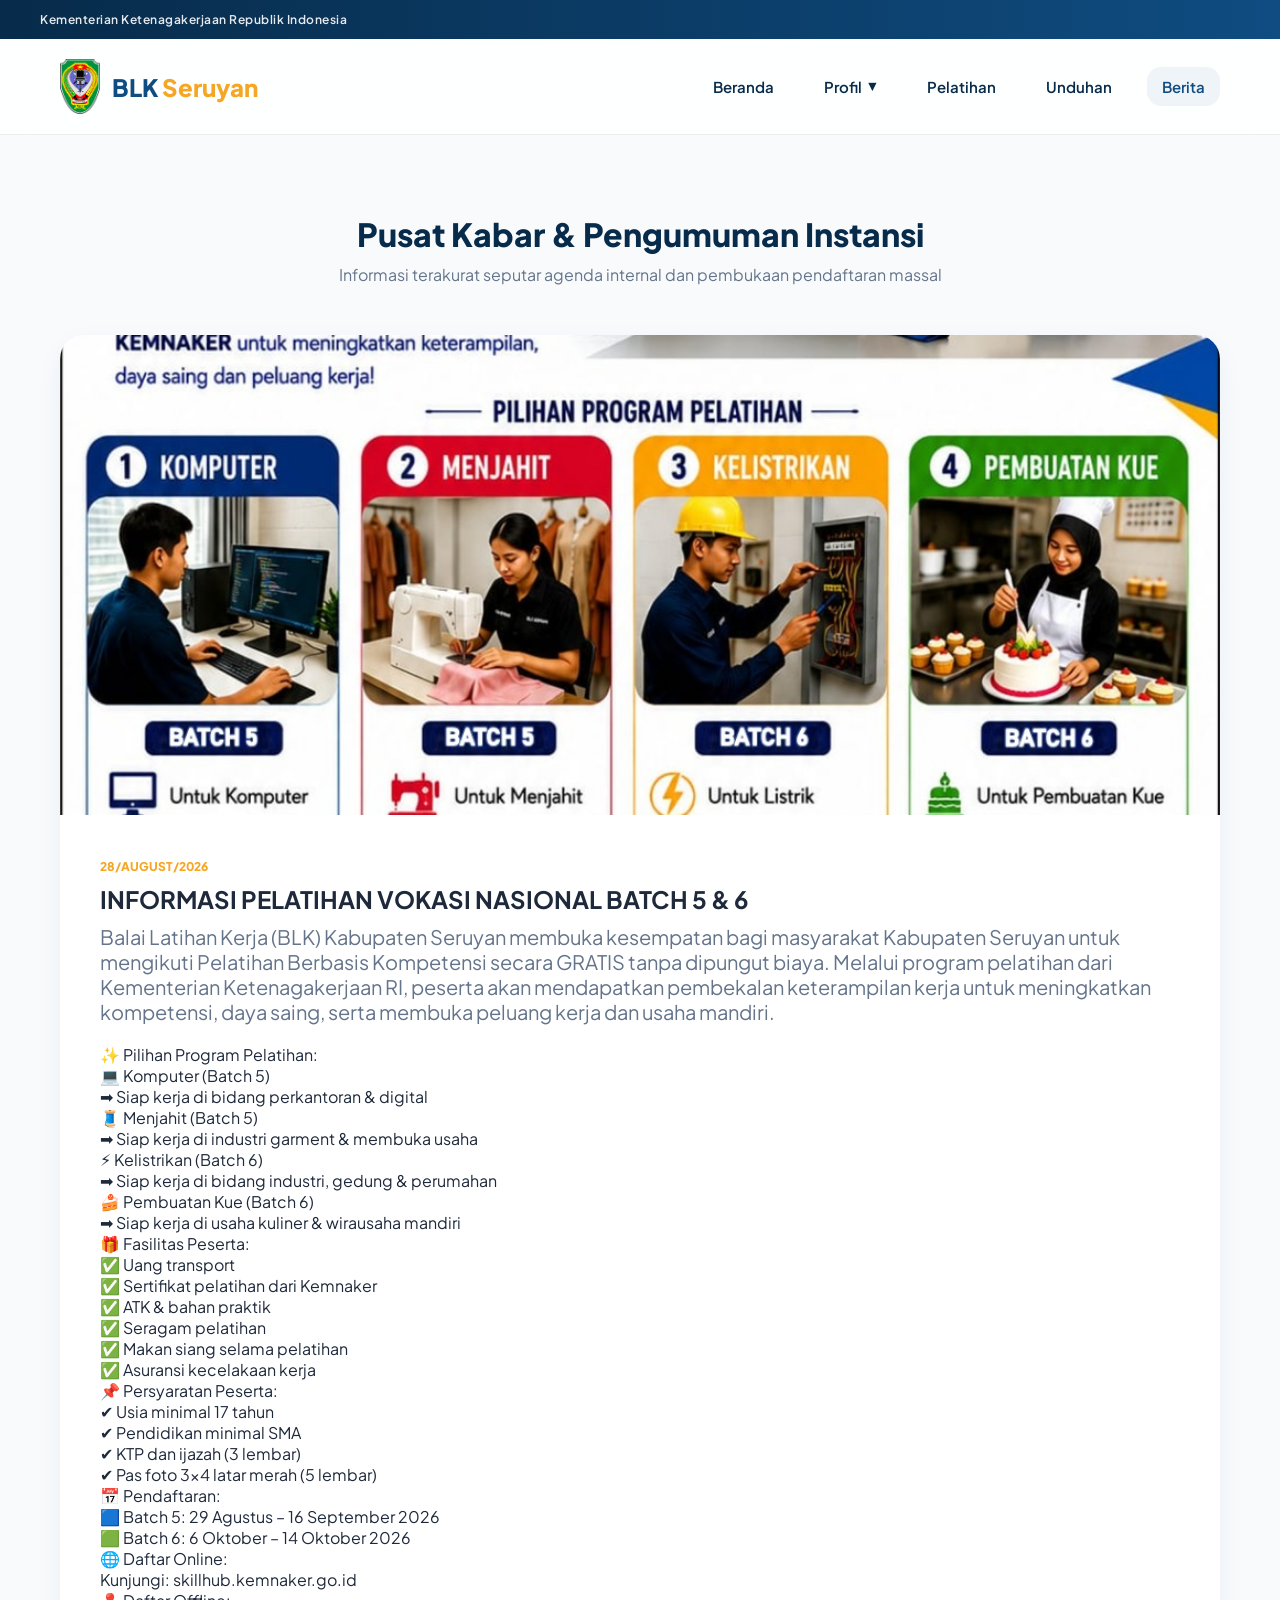
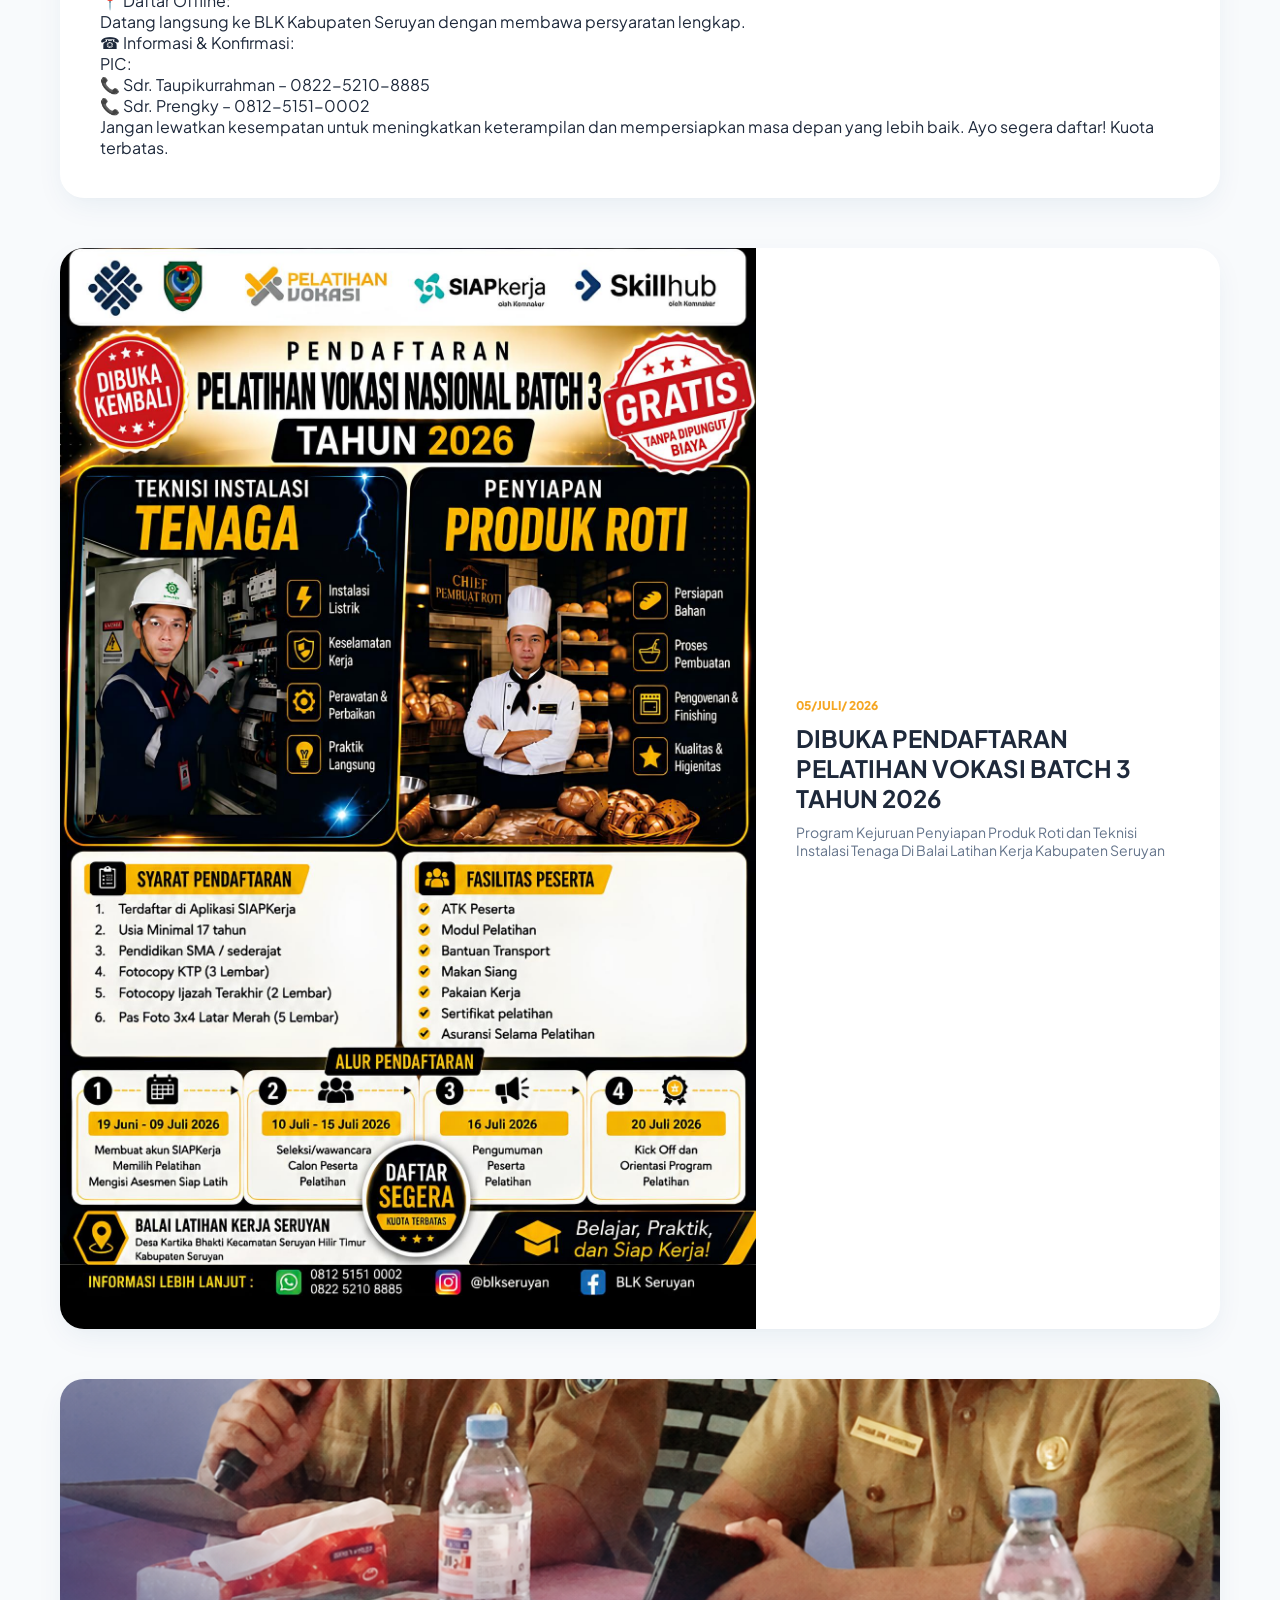
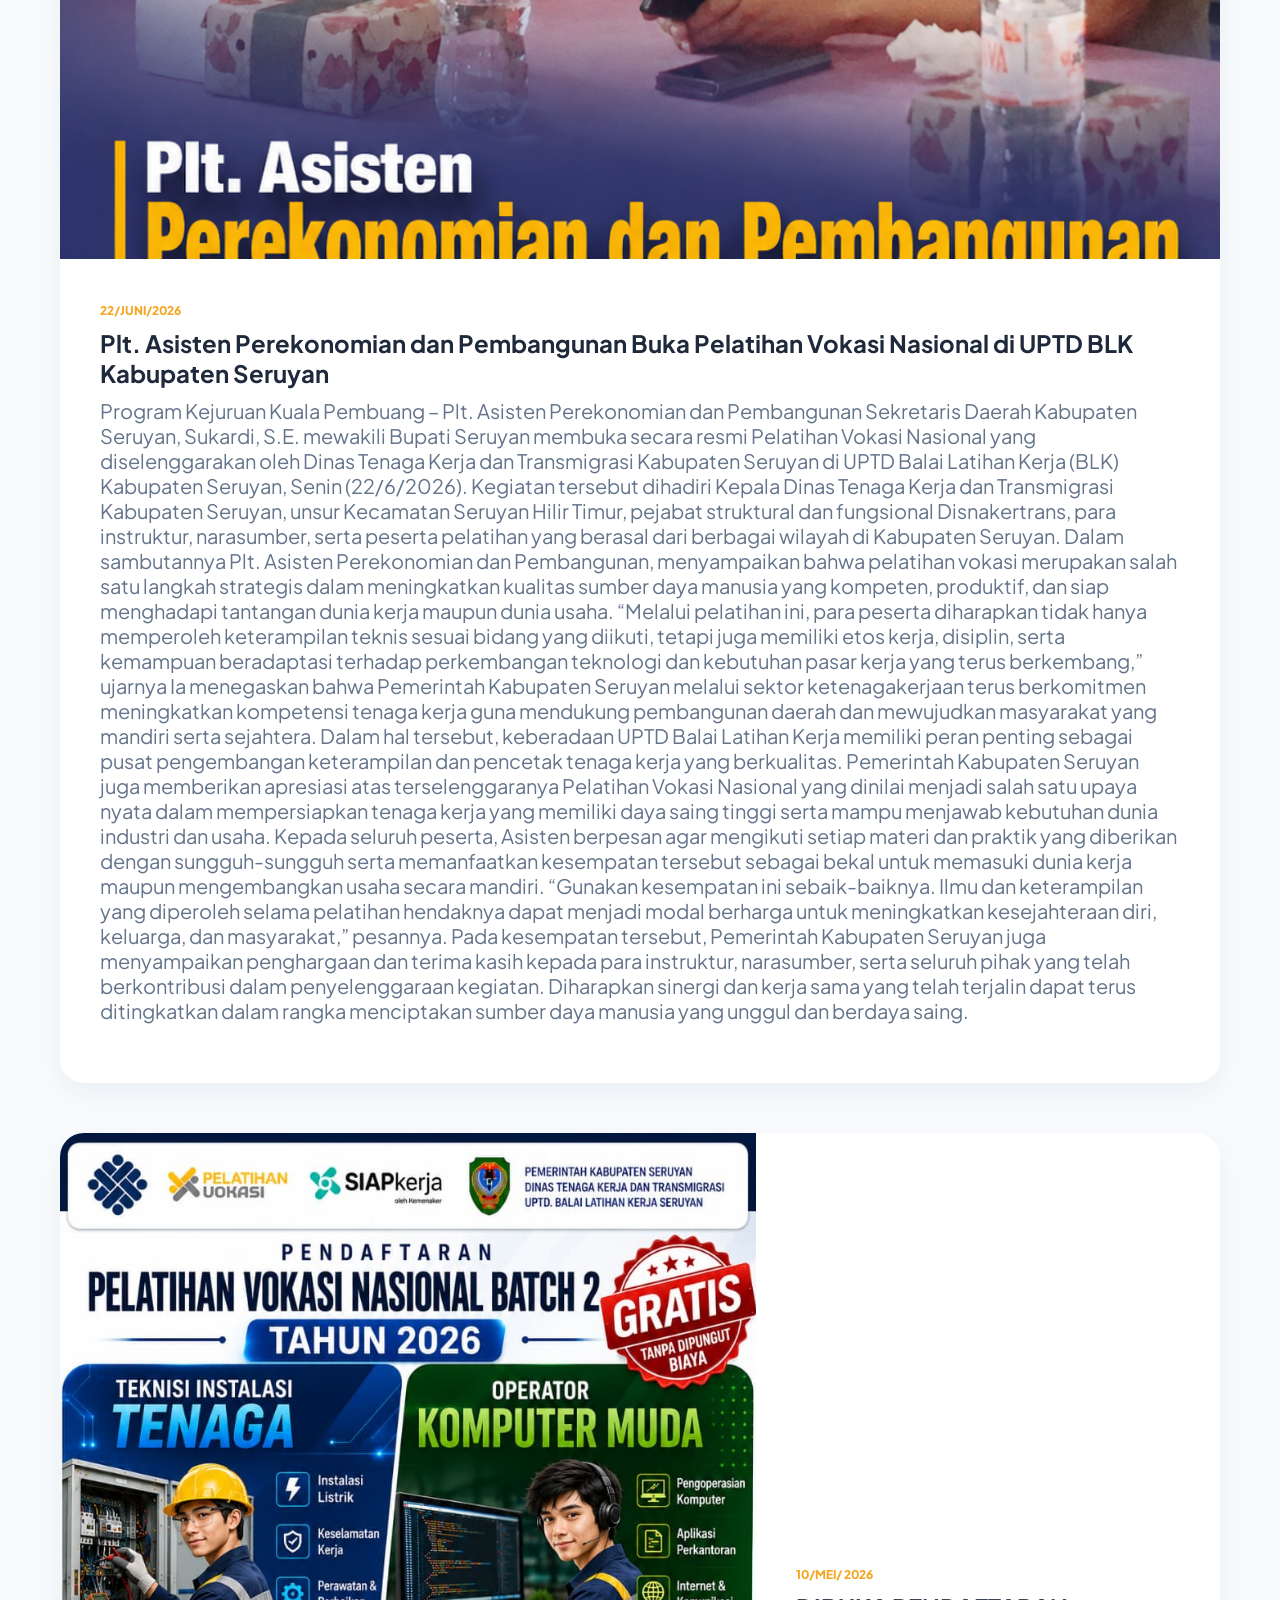
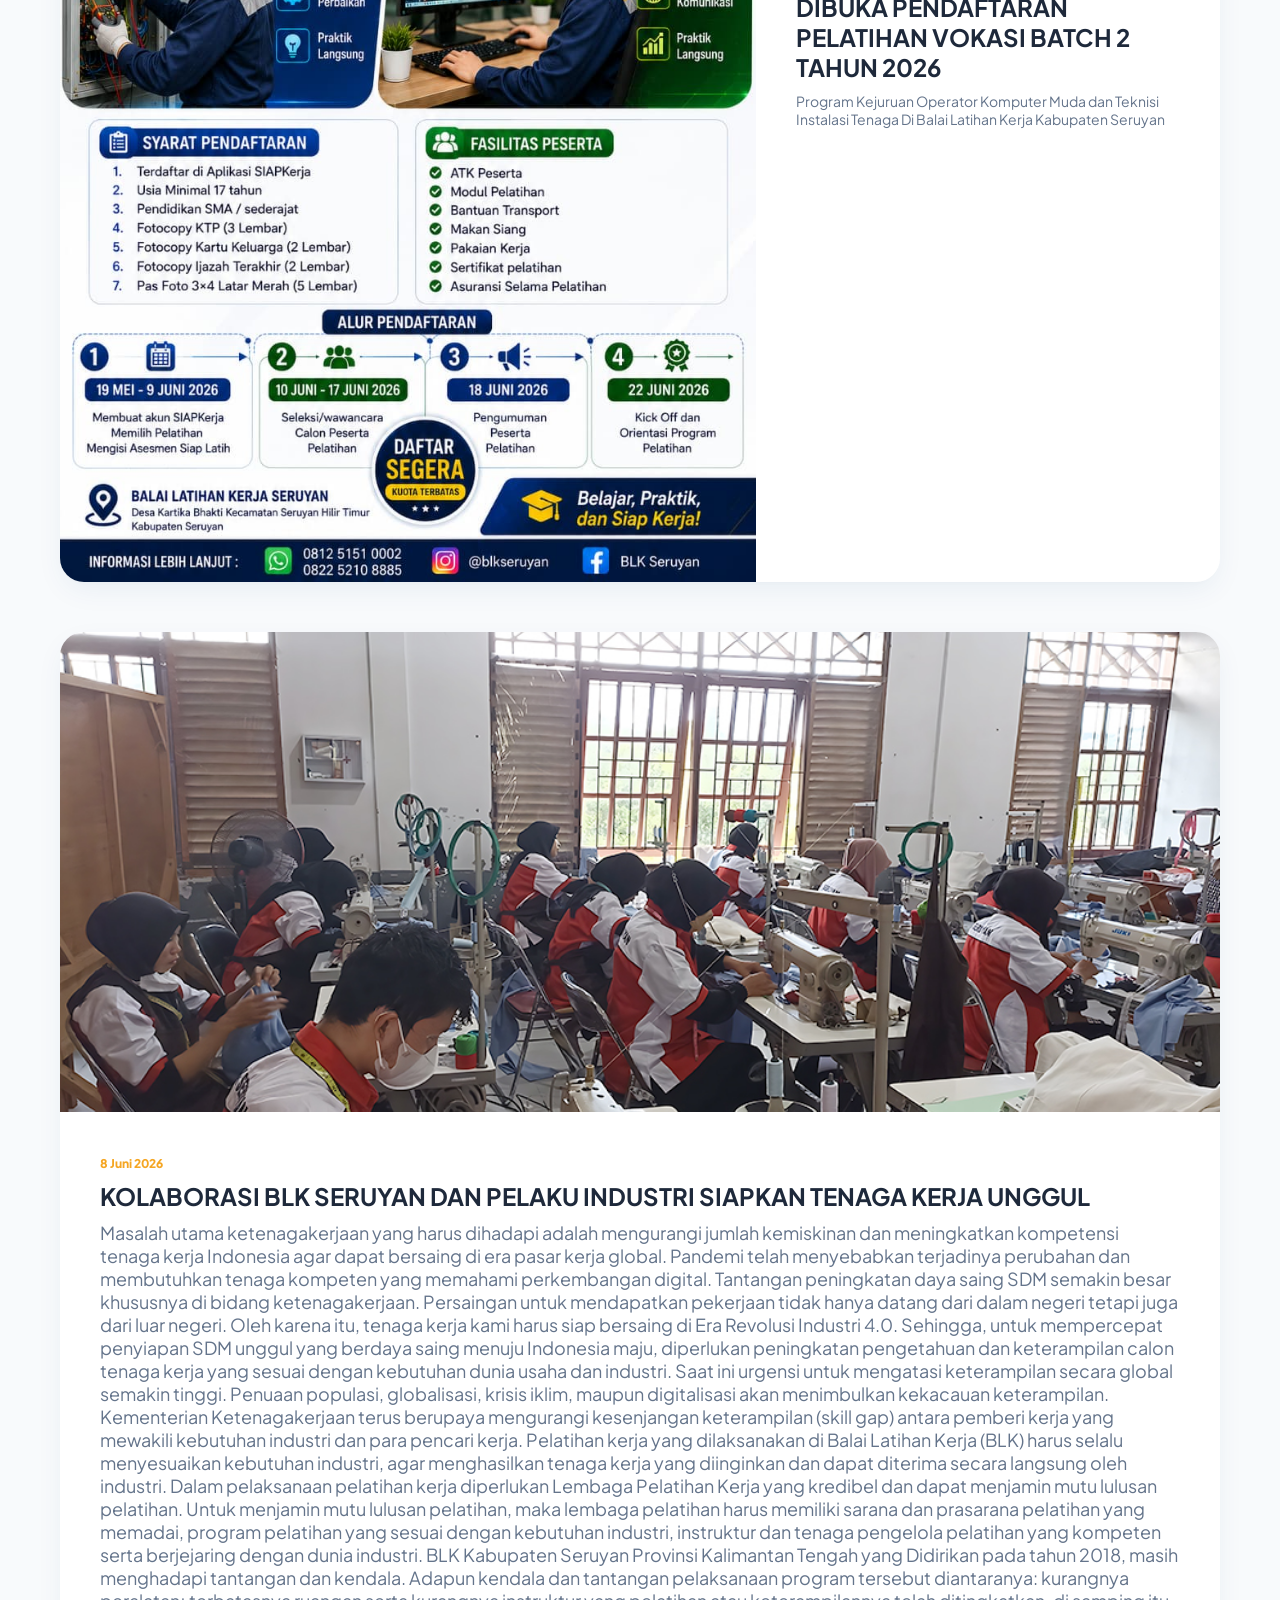
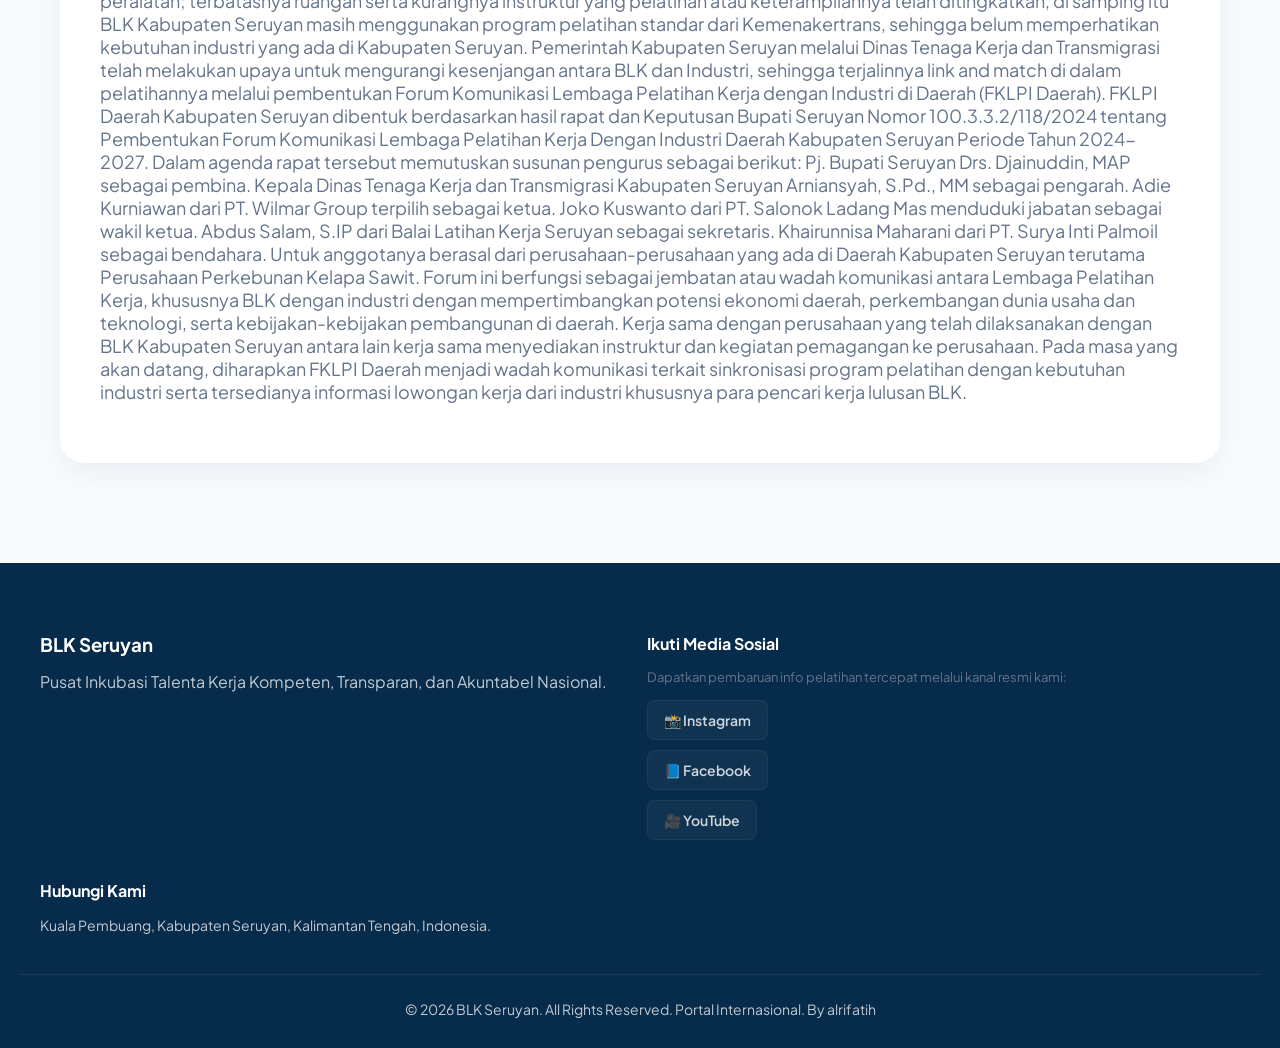
<file: berita.html>
<!DOCTYPE html>
<html lang="id">

<head>
    <meta charset="UTF-8">
    <meta name="viewport" content="width=device-width, initial-scale=1.0">
    <title>Berita - BLK Seruyan</title>
    <link rel="stylesheet" href="https://unpkg.com/aos@next/dist/aos.css" />
    <link rel="stylesheet" href="css/style.css">
</head>

<body>
    <div class="top-bar">
        <div class="top-bar-content"><span>Kementerian Ketenagakerjaan Republik Indonesia</span></div>
    </div>
    <header>
        <nav class="navbar">
            <div class="logo">
                <img src="img/i.png" alt="logo">
                <h1>BLK <span>Seruyan</span></h1>
            </div>
            <ul class="nav-links">
                <li><a href="index.html">Beranda</a></li>

                <li class="dropdown">
                    <button class="dropdown-toggle">
                        Profil <span class="arrow">▼</span>
                    </button>

                    <ul class="dropdown-menu">
                        <li><a href="visimisi.html">Visi Misi</a></li>
                        <li><a href="strukturorganisasi.html">STOK</a></li>
                    </ul>
                </li>

                <li><a href="pelatihan.html">Pelatihan</a></li>
                <li><a href="download.html">Unduhan</a></li>
                <li><a href="berita.html">Berita</a></li>
            </ul>
            <button class="hamburger" aria-label="Menu"><span></span><span></span><span></span></button>
        </nav>
    </header>

    <main>
        <section>
            <h2 class="section-title" data-aos="fade-up">Pusat Kabar & Pengumuman Instansi</h2>
            <p class="section-subtitle" data-aos="fade-up">Informasi terakurat seputar agenda internal dan pembukaan
                pendaftaran massal</p>

            <div class="grid-3">
                <!-- BERITA UTAMA (Membentang Lebar Gaya Portal Internasional) -->


                <div class="featured-news1" data-aos="fade-up">
                    <div style="height: 100%; min-height: 300px; overflow:hidden;">
                        <img src="img/berita/IMG-20260827-WA0003.jpg" class="news1 clickable-image" alt="News"
                            style="width:100%; height: 30rem; object-fit:cover; transition: var(--transition-smooth);">
                    </div>
                    <div style="padding: 40px; display:flex; flex-direction:column; justify-content:center;">
                        <span style="color:var(--accent); font-weight:800; font-size:12px;">28/AUGUST/2026
                        </span>
                        <h3 style="font-size:24px; margin:10px 0;">INFORMASI PELATIHAN VOKASI NASIONAL BATCH 5 & 6</h3>
                        <p style="color:var(--text-muted); font-size:20px; margin-bottom:20px;">
                            Balai Latihan Kerja (BLK) Kabupaten Seruyan membuka kesempatan bagi masyarakat Kabupaten Seruyan untuk mengikuti Pelatihan Berbasis Kompetensi secara GRATIS tanpa dipungut biaya.


Melalui program pelatihan dari Kementerian Ketenagakerjaan RI, peserta akan mendapatkan pembekalan keterampilan kerja untuk meningkatkan kompetensi, daya saing, serta membuka peluang kerja dan usaha mandiri.


<p>✨ Pilihan Program Pelatihan:</p>
<p>💻 Komputer (Batch 5)</p>
<p>➡️ Siap kerja di bidang perkantoran & digital</p>
<p>🧵 Menjahit (Batch 5)</p>
<p>➡️ Siap kerja di industri garment & membuka usaha</p>
<p>⚡ Kelistrikan (Batch 6)</p>
<p>➡️ Siap kerja di bidang industri, gedung & perumahan</p>
<p>🍰 Pembuatan Kue (Batch 6)</p>
<p>➡️ Siap kerja di usaha kuliner & wirausaha mandiri</p>


<p>🎁 Fasilitas Peserta:</p>
<p>✅ Uang transport</p>
<p>✅ Sertifikat pelatihan dari Kemnaker</p>
<p>✅ ATK & bahan praktik</p>
<p>✅ Seragam pelatihan</p>
<p>✅ Makan siang selama pelatihan</p>
<p>✅ Asuransi kecelakaan kerja</p>


<p>📌 Persyaratan Peserta:</p>
<p>✔ Usia minimal 17 tahun</p>
<p>✔ Pendidikan minimal SMA</p>
<p>✔ KTP dan ijazah (3 lembar)</p>
<p>✔ Pas foto 3x4 latar merah (5 lembar)</p>


<p>📅 Pendaftaran:</p>
<p>🟦 Batch 5: 29 Agustus – 16 September 2026</p>
<p>🟩 Batch 6: 6 Oktober – 14 Oktober 2026</p>


<p>🌐 Daftar Online:</p>
<p>Kunjungi: skillhub.kemnaker.go.id</p>


<p>📍 Daftar Offline:</p>
<p>Datang langsung ke BLK Kabupaten Seruyan dengan membawa persyaratan lengkap.</p>


<p>☎️ Informasi & Konfirmasi:</p>
<p>PIC:</p>
<p>📞 Sdr. Taupikurrahman – 0822-5210-8885</p>
<p>📞 Sdr. Prengky – 0812-5151-0002</p>


Jangan lewatkan kesempatan untuk meningkatkan keterampilan dan mempersiapkan masa depan yang lebih baik.


Ayo segera daftar! Kuota terbatas.
                        </p>
                    </div>
                </div>



                
                


                <div class="featured-news" data-aos="fade-up">
                    <div style="height: 100%; min-height: 300px; overflow:hidden;">
                        <img src="img/berita/7.jpeg" class="news1 clickable-image" alt="News" style="width:100%; height:100%; object-fit:cover; transition: var(--transition-smooth);">
                    </div>
                    <div style="padding: 40px; display:flex; flex-direction:column; justify-content:center;">
                        <span style="color:var(--accent); font-weight:800; font-size:12px;">05/JULI/
                            2026</span>
                        <h3 style="font-size:24px; margin:10px 0;">DIBUKA PENDAFTARAN PELATIHAN VOKASI BATCH 3 TAHUN
                            2026</h3>
                        <p style="color:var(--text-muted); font-size:14px; margin-bottom:20px;">Program Kejuruan
                            Penyiapan Produk Roti dan Teknisi Instalasi Tenaga Di Balai Latihan Kerja Kabupaten Seruyan
                        </p>
                    </div>
                </div>






                <div class="featured-news1" data-aos="fade-up">
                    <div style="height: 100%; min-height: 300px; overflow:hidden;">
                        <img src="img/berita/6.png" class="news1 clickable-image" alt="News"
                            style="width:100%; height: 30rem; object-fit:cover; transition: var(--transition-smooth);">
                    </div>
                    <div style="padding: 40px; display:flex; flex-direction:column; justify-content:center;">
                        <span style="color:var(--accent); font-weight:800; font-size:12px;">22/JUNI/2026
                        </span>
                        <h3 style="font-size:24px; margin:10px 0;">Plt. Asisten Perekonomian dan Pembangunan Buka
                            Pelatihan Vokasi Nasional di UPTD BLK Kabupaten Seruyan</h3>
                        <p style="color:var(--text-muted); font-size:20px; margin-bottom:20px;">Program Kejuruan
                            Kuala Pembuang – Plt. Asisten Perekonomian dan Pembangunan Sekretaris Daerah Kabupaten
                            Seruyan, Sukardi, S.E. mewakili Bupati Seruyan membuka secara resmi Pelatihan Vokasi
                            Nasional yang diselenggarakan oleh Dinas Tenaga Kerja dan Transmigrasi Kabupaten Seruyan di
                            UPTD Balai Latihan Kerja (BLK) Kabupaten Seruyan, Senin (22/6/2026).


                            Kegiatan tersebut dihadiri Kepala Dinas Tenaga Kerja dan Transmigrasi Kabupaten Seruyan,
                            unsur Kecamatan Seruyan Hilir Timur, pejabat struktural dan fungsional Disnakertrans, para
                            instruktur, narasumber, serta peserta pelatihan yang berasal dari berbagai wilayah di
                            Kabupaten Seruyan.


                            Dalam sambutannya Plt. Asisten Perekonomian dan Pembangunan, menyampaikan bahwa pelatihan
                            vokasi merupakan salah satu langkah strategis dalam meningkatkan kualitas sumber daya
                            manusia yang kompeten, produktif, dan siap menghadapi tantangan dunia kerja maupun dunia
                            usaha.


                            “Melalui pelatihan ini, para peserta diharapkan tidak hanya memperoleh keterampilan teknis
                            sesuai bidang yang diikuti, tetapi juga memiliki etos kerja, disiplin, serta kemampuan
                            beradaptasi terhadap perkembangan teknologi dan kebutuhan pasar kerja yang terus
                            berkembang,” ujarnya


                            Ia menegaskan bahwa Pemerintah Kabupaten Seruyan melalui sektor ketenagakerjaan terus
                            berkomitmen meningkatkan kompetensi tenaga kerja guna mendukung pembangunan daerah dan
                            mewujudkan masyarakat yang mandiri serta sejahtera. Dalam hal tersebut, keberadaan UPTD
                            Balai Latihan Kerja memiliki peran penting sebagai pusat pengembangan keterampilan dan
                            pencetak tenaga kerja yang berkualitas.


                            Pemerintah Kabupaten Seruyan juga memberikan apresiasi atas terselenggaranya Pelatihan
                            Vokasi Nasional yang dinilai menjadi salah satu upaya nyata dalam mempersiapkan tenaga kerja
                            yang memiliki daya saing tinggi serta mampu menjawab kebutuhan dunia industri dan usaha.


                            Kepada seluruh peserta, Asisten berpesan agar mengikuti setiap materi dan praktik yang
                            diberikan dengan sungguh-sungguh serta memanfaatkan kesempatan tersebut sebagai bekal untuk
                            memasuki dunia kerja maupun mengembangkan usaha secara mandiri.


                            “Gunakan kesempatan ini sebaik-baiknya. Ilmu dan keterampilan yang diperoleh selama
                            pelatihan hendaknya dapat menjadi modal berharga untuk meningkatkan kesejahteraan diri,
                            keluarga, dan masyarakat,” pesannya.


                            Pada kesempatan tersebut, Pemerintah Kabupaten Seruyan juga menyampaikan penghargaan dan
                            terima kasih kepada para instruktur, narasumber, serta seluruh pihak yang telah
                            berkontribusi dalam penyelenggaraan kegiatan. Diharapkan sinergi dan kerja sama yang telah
                            terjalin dapat terus ditingkatkan dalam rangka menciptakan sumber daya manusia yang unggul
                            dan berdaya saing.
                        </p>
                    </div>
                </div>




                <div class="featured-news" data-aos="fade-up">
                    <div style="height: 100%; min-height: 300px; overflow:hidden;">
                        <img src="img/berita/1.jpeg" class="news1 clickable-image" alt="News" style="width:100%; height:100%; object-fit:cover; transition: var(--transition-smooth);">
                    </div>
                    <div style="padding: 40px; display:flex; flex-direction:column; justify-content:center;">
                        <span style="color:var(--accent); font-weight:800; font-size:12px;">10/MEI/
                            2026</span>
                        <h3 style="font-size:24px; margin:10px 0;">DIBUKA PENDAFTARAN PELATIHAN VOKASI BATCH 2 TAHUN
                            2026</h3>
                        <p style="color:var(--text-muted); font-size:14px; margin-bottom:20px;">Program Kejuruan
                            Operator Komputer Muda dan Teknisi Instalasi Tenaga Di Balai Latihan Kerja Kabupaten Seruyan
                        </p>
                    </div>
                </div>





                <div class="featured-news1" data-aos="fade-up">
                    <div style="height: 100%; min-height: 300px; overflow:hidden;">
                        <img src="img/berita/image.png" class="news1 clickable-image" alt="News"
                            style="width:100%; height:30rem; object-fit:cover; transition: var(--transition-smooth);">
                    </div>
                    <div style="padding: 40px; display:flex; flex-direction:column; justify-content:center;">
                        <span style="color:var(--accent); font-weight:800; font-size:12px;">8 Juni 2026
                        </span>
                        <h3 style="font-size:24px; margin:10px 0;">KOLABORASI BLK SERUYAN DAN PELAKU INDUSTRI SIAPKAN
                            TENAGA KERJA UNGGUL</h3>
                        <p style="color:var(--text-muted); font-size:18px; margin-bottom:20px;">Masalah utama
                            ketenagakerjaan yang harus dihadapi adalah mengurangi jumlah kemiskinan dan meningkatkan
                            kompetensi tenaga kerja Indonesia agar dapat bersaing di era pasar kerja global. Pandemi
                            telah menyebabkan terjadinya perubahan dan membutuhkan tenaga kompeten yang memahami
                            perkembangan digital. Tantangan peningkatan daya saing SDM semakin besar khususnya di bidang
                            ketenagakerjaan. Persaingan untuk mendapatkan pekerjaan tidak hanya datang dari dalam negeri
                            tetapi juga dari luar negeri. Oleh karena itu, tenaga kerja kami harus siap bersaing di Era
                            Revolusi Industri 4.0. Sehingga, untuk mempercepat penyiapan SDM unggul yang berdaya saing
                            menuju Indonesia maju, diperlukan peningkatan pengetahuan dan keterampilan calon tenaga
                            kerja yang sesuai dengan kebutuhan dunia usaha dan industri.

                            Saat ini urgensi untuk mengatasi keterampilan secara global semakin tinggi. Penuaan
                            populasi, globalisasi, krisis iklim, maupun digitalisasi akan menimbulkan kekacauan
                            keterampilan. Kementerian Ketenagakerjaan terus berupaya mengurangi kesenjangan keterampilan
                            (skill gap) antara pemberi kerja yang mewakili kebutuhan industri dan para pencari kerja.

                            Pelatihan kerja yang dilaksanakan di Balai Latihan Kerja (BLK) harus selalu menyesuaikan
                            kebutuhan industri, agar menghasilkan tenaga kerja yang diinginkan dan dapat diterima secara
                            langsung oleh industri. Dalam pelaksanaan pelatihan kerja diperlukan Lembaga Pelatihan Kerja
                            yang kredibel dan dapat menjamin mutu lulusan pelatihan. Untuk menjamin mutu lulusan
                            pelatihan, maka lembaga pelatihan harus memiliki sarana dan prasarana pelatihan yang
                            memadai, program pelatihan yang sesuai dengan kebutuhan industri, instruktur dan tenaga
                            pengelola pelatihan yang kompeten serta berjejaring dengan dunia industri.

                            BLK Kabupaten Seruyan Provinsi Kalimantan Tengah yang Didirikan pada tahun 2018, masih
                            menghadapi tantangan dan kendala. Adapun kendala dan tantangan pelaksanaan program tersebut
                            diantaranya: kurangnya peralatan; terbatasnya ruangan serta kurangnya instruktur yang
                            pelatihan atau keterampilannya telah ditingkatkan, di samping itu BLK Kabupaten Seruyan
                            masih menggunakan program pelatihan standar dari Kemenakertrans, sehingga belum
                            memperhatikan kebutuhan industri yang ada di Kabupaten Seruyan. Pemerintah Kabupaten Seruyan
                            melalui Dinas Tenaga Kerja dan Transmigrasi telah melakukan upaya untuk mengurangi
                            kesenjangan antara BLK dan Industri, sehingga terjalinnya link and match di dalam
                            pelatihannya melalui pembentukan Forum Komunikasi Lembaga Pelatihan Kerja dengan Industri di
                            Daerah (FKLPI Daerah). FKLPI Daerah Kabupaten Seruyan dibentuk berdasarkan hasil rapat dan
                            Keputusan Bupati Seruyan Nomor 100.3.3.2/118/2024 tentang Pembentukan Forum Komunikasi
                            Lembaga Pelatihan Kerja Dengan Industri Daerah Kabupaten Seruyan Periode Tahun 2024-2027.
                            Dalam agenda rapat tersebut memutuskan susunan pengurus sebagai berikut: Pj. Bupati Seruyan
                            Drs. Djainuddin, MAP sebagai pembina. Kepala Dinas Tenaga Kerja dan Transmigrasi Kabupaten
                            Seruyan Arniansyah, S.Pd., MM sebagai pengarah. Adie Kurniawan dari PT. Wilmar Group
                            terpilih sebagai ketua. Joko Kuswanto dari PT. Salonok Ladang Mas menduduki jabatan sebagai
                            wakil ketua. Abdus Salam, S.IP dari Balai Latihan Kerja Seruyan sebagai sekretaris.
                            Khairunnisa Maharani dari PT. Surya Inti Palmoil sebagai bendahara. Untuk anggotanya berasal
                            dari perusahaan-perusahaan yang ada di Daerah Kabupaten Seruyan terutama Perusahaan
                            Perkebunan Kelapa Sawit.

                            Forum ini berfungsi sebagai jembatan atau wadah komunikasi antara Lembaga Pelatihan Kerja,
                            khususnya BLK dengan industri dengan mempertimbangkan potensi ekonomi daerah, perkembangan
                            dunia usaha dan teknologi, serta kebijakan-kebijakan pembangunan di daerah. Kerja sama
                            dengan perusahaan yang telah dilaksanakan dengan BLK Kabupaten Seruyan antara lain kerja
                            sama menyediakan instruktur dan kegiatan pemagangan ke perusahaan. Pada masa yang akan
                            datang, diharapkan FKLPI Daerah menjadi wadah komunikasi terkait sinkronisasi program
                            pelatihan dengan kebutuhan industri serta tersedianya informasi lowongan kerja dari industri
                            khususnya para pencari kerja lulusan BLK.</p>
                    </div>
                </div>

                <!-- BERITA KARTU BIASA -->
                <!-- <div class="card" data-aos="fade-up" data-aos-delay="100">
                    <div class="card-body">
                        <small style="color: var(--secondary); font-weight: 800;">INFO REGISTRASI • 28 MEI 2026</small>
                        <h3 style="margin: 12px 0 10px 0; font-size: 18px;">Ujian Seleksi Tertulis Calon Siswa Gelombang
                            Ke-2 Dimulai Pekan Depan</h3>
                        <p style="color: var(--text-muted); font-size: 14px; margin-bottom:20px;">Peserta diwajibkan
                            membawa kartu tanda pengenal resmi serta berpakaian kemeja putih rapi.</p>
                        <a href="#" class="btn-secondary">Baca Artikel &rarr;</a>
                    </div>
                </div> -->

            </div>
        </section>
    </main>

    <footer>
        <div class="footer-content">
            <div class="footer-brand">
                <h3 style="color:white; margin-bottom:15px;">BLK Seruyan</h3>
                <p>Pusat Inkubasi Talenta Kerja Kompeten, Transparan, dan Akuntabel Nasional.</p>
            </div>

            <div class="footer-socials">
                <h4 style="color:white; margin-bottom:15px;">Ikuti Media Sosial</h4>
                <p style="font-size: 13px; margin-bottom: 15px; color: var(--text-muted);">Dapatkan pembaruan info
                    pelatihan tercepat melalui kanal resmi kami:</p>
                <div class="social-icons-wrapper">
                    <a href="https://www.instagram.com/blkseruyan/" target="_blank" class="social-icon-link icon-ig"
                        title="Instagram Resmi">📸 Instagram</a>
                    <a href="https://www.facebook.com/BLK seruyan" target="_blank" class="social-icon-link icon-fb"
                        title="Facebook Page">📘 Facebook</a>
                    <a href="https://youtube.com" target="_blank" class="social-icon-link icon-yt"
                        title="YouTube Channel">🎥 YouTube</a>
                </div>
            </div>

            <div class="footer-contact">
                <h4 style="color:white; margin-bottom:15px;">Hubungi Kami</h4>
                <p style="font-size: 14px;">Kuala Pembuang, Kabupaten Seruyan, Kalimantan Tengah, Indonesia.</p>
            </div>
        </div>
        <div class="footer-bottom">&copy; 2026 BLK Seruyan. All Rights Reserved. Portal Internasional. By alrifatih
        </div>
    </footer>
    <script src="https://unpkg.com/aos@next/dist/aos.js"></script>
    <script>
        AOS.init({
            duration: 800,
            once: true
        });
    </script>


    <script src="js/script.js"></script>


    <div id="imageModal" class="modal">
    <span class="close">&times;</span>
    <img id="modalImage">


    


</div>
</body>

</html>
</file>
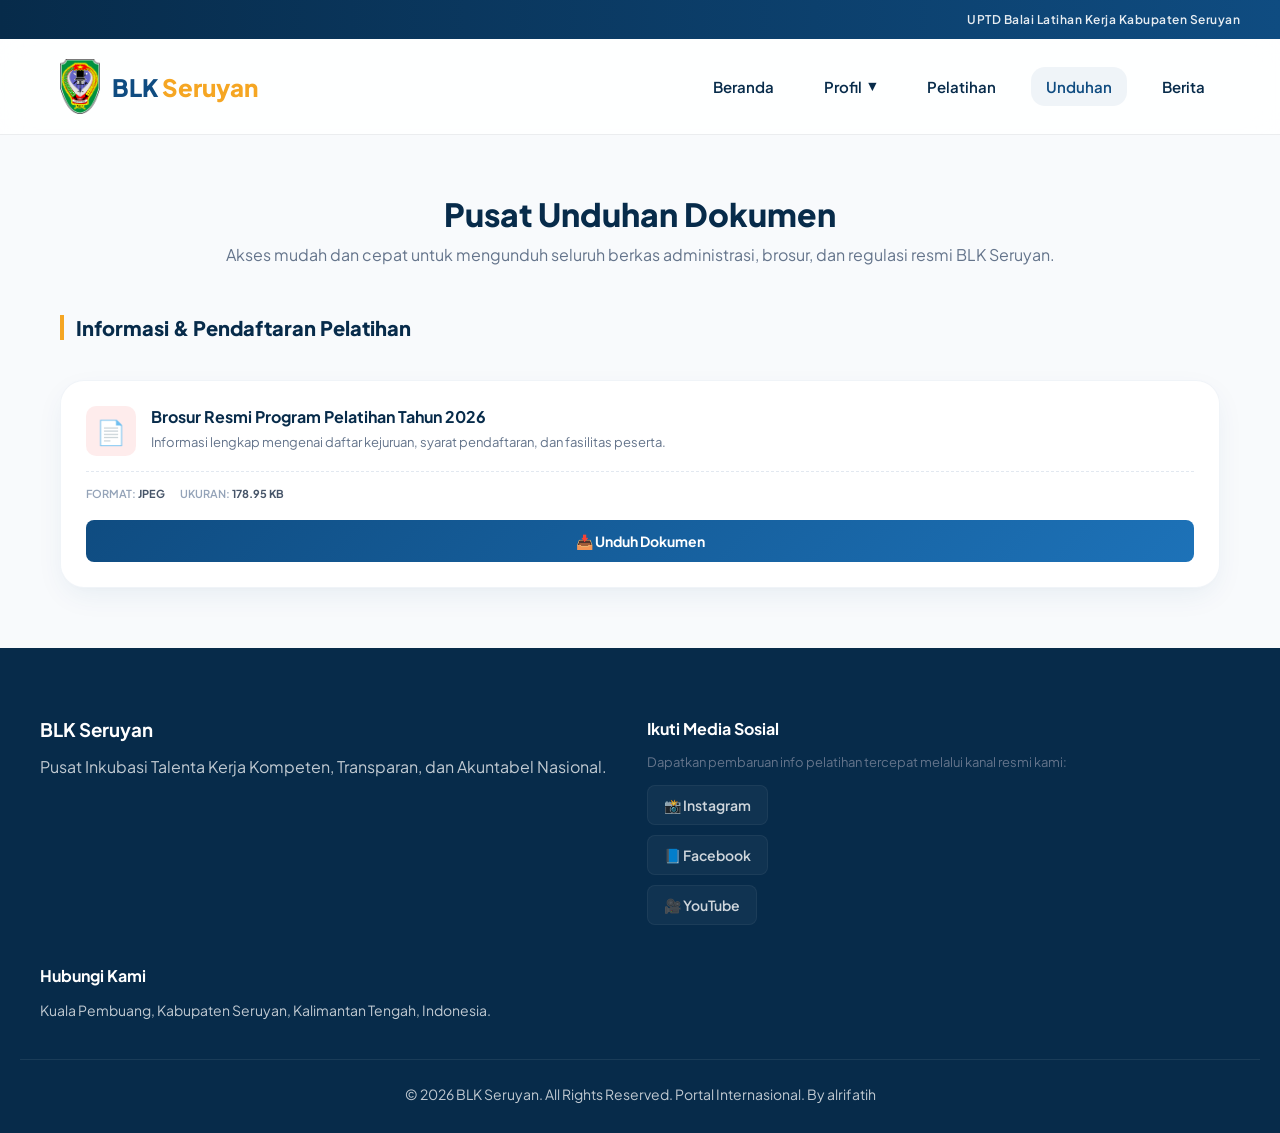
<file: download.html>
<!DOCTYPE html>
<html lang="id">

<head>
    <meta charset="UTF-8">
    <meta name="viewport" content="width=device-width, initial-scale=1.0">
    <title>Pusat Unduhan Dokumen - BLK Seruyan</title>
    <link rel="stylesheet" href="https://unpkg.com/aos@next/dist/aos.css" />
    <link rel="stylesheet" href="css/style.css">
    <style>
        /* Gaya Khusus Pusat Dokumen */
        .doc-section {
            padding: 60px 20px;
            max-width: 1200px;
            margin: 0 auto;
        }

        .doc-grid {
            display: grid;
            grid-template-columns: repeat(auto-fit, minmax(320px, 1fr));
            gap: 25px;
            margin-top: 40px;
        }

        .doc-card {
            background: var(--bg-white, #ffffff);
            border-radius: var(--radius-lg, 12px);
            box-shadow: var(--shadow-elegant, 0 10px 30px rgba(0, 0, 0, 0.05));
            padding: 25px;
            display: flex;
            flex-direction: column;
            justify-content: space-between;
            border: 1px solid rgba(15, 76, 129, 0.06);
            transition: all 0.3s ease;
            position: relative;
        }

        .doc-card:hover {
            transform: translateY(-5px);
            box-shadow: 0 15px 35px rgba(15, 76, 129, 0.1);
        }

        .doc-info {
            display: flex;
            gap: 15px;
            align-items: flex-start;
        }

        .doc-icon {
            background: rgba(239, 68, 68, 0.1);
            /* Merah khas PDF */
            color: #ef4444;
            width: 50px;
            height: 50px;
            border-radius: 10px;
            display: flex;
            align-items: center;
            justify-content: center;
            font-size: 24px;
            flex-shrink: 0;
        }

        .doc-details h3 {
            font-size: 16px;
            font-weight: 700;
            color: var(--primary-dark, #0f4c81);
            margin-bottom: 5px;
            line-height: 1.4;
        }

        .doc-details p {
            font-size: 13px;
            color: var(--text-muted, #64748b);
            margin-bottom: 0;
        }

        .doc-meta {
            display: flex;
            gap: 15px;
            font-size: 11px;
            font-weight: 600;
            text-transform: uppercase;
            color: #94a3b8;
            margin-top: 15px;
            padding-top: 15px;
            border-top: 1px dashed #e2e8f0;
        }

        .doc-meta span b {
            color: #475569;
        }

        .btn-doc-download {
            margin-top: 20px;
            background: linear-gradient(135deg, var(--primary, #0f4c81), #1d72b8);
            color: white !important;
            text-align: center;
            padding: 12px;
            border-radius: 8px;
            font-size: 14px;
            font-weight: 700;
            text-decoration: none;
            display: flex;
            align-items: center;
            justify-content: center;
            gap: 8px;
            transition: all 0.3s ease;
        }

        .btn-doc-download:hover {
            background: linear-gradient(135deg, #1d72b8, #0f4c81);
            box-shadow: 0 5px 15px rgba(29, 114, 184, 0.3);
        }

        /* Klasifikasi Kategori Dokumen */
        .doc-category-title {
            font-size: 20px;
            font-weight: 800;
            color: var(--primary-dark, #0f4c81);
            margin-top: 5px;
            border-left: 4px solid var(--accent, #f1a80a);
            padding-left: 12px;
        }

        body.dark-theme .doc-card {
            background: #1e293b !important;
            border-color: #334155 !important;
        }

        body.dark-theme .doc-meta {
            border-top-color: #334155;
        }

        body.dark-theme .doc-meta span b {
            color: #cbd5e1;
        }
    </style>
</head>

<body>

    <div class="top-bar">
        <div class="top-bar-content">
            <span></span>
            <span>UPTD Balai Latihan Kerja Kabupaten Seruyan</span>
        </div>
    </div>

    <header>
        <nav class="navbar">
            <div class="logo">
                <img src="img/i.png" alt="logo">
                <h1>BLK <span>Seruyan</span></h1>
            </div>
            <ul class="nav-links">
                <li><a href="index.html">Beranda</a></li>

                <li class="dropdown">
                    <button class="dropdown-toggle">
                        Profil <span class="arrow">▼</span>
                    </button>

                    <ul class="dropdown-menu">
                        <li><a href="visimisi.html">Visi Misi</a></li>
                        <li><a href="strukturorganisasi.html">STOK</a></li>
                    </ul>
                </li>

                <li><a href="pelatihan.html">Pelatihan</a></li>
                <li><a href="download.html">Unduhan</a></li>
                <li><a href="berita.html">Berita</a></li>
            </ul>
            <button class="hamburger" aria-label="Menu"><span></span><span></span><span></span></button>
        </nav>
    </header>

    <main class="doc-section">
        <div style="text-align: center; margin-bottom: 50px;" data-aos="fade-up">
            <h2 class="section-title">Pusat Unduhan Dokumen</h2>
            <p class="section-subtitle">Akses mudah dan cepat untuk mengunduh seluruh berkas administrasi, brosur, dan
                regulasi resmi BLK Seruyan.</p>
        </div>

        <!-- KATEGORI 1: PENDAFTARAN & PELATIHAN -->
        <div data-aos="fade-up">
            <h3 class="doc-category-title">Informasi & Pendaftaran Pelatihan</h3>
            <div class="doc-grid">

                <!-- KARTU DOKUMEN 1 -->
                <div class="doc-card">
                    <div class="doc-info">
                        <div class="doc-icon">📄</div>
                        <div class="doc-details">
                            <h3>Brosur Resmi Program Pelatihan Tahun 2026</h3>
                            <p>Informasi lengkap mengenai daftar kejuruan, syarat pendaftaran, dan fasilitas peserta.
                            </p>
                        </div>
                    </div>
                    <div>
                        <div class="doc-meta">
                            <span>Format: <b>jpeg</b></span>
                            <span>Ukuran: <b>178.95 kb</b></span>
                        </div>
                        <a href="img/berita/1.jpeg" download class="btn-doc-download">
                            📥 Unduh Dokumen
                        </a>
                    </div>
                </div>

                <!-- KARTU DOKUMEN 2 
                <div class="doc-card"> 
                    <div class="doc-info">
                        <div class="doc-icon">📄</div>
                        <div class="doc-details">
                            <h3>Formulir Pendaftaran Offline (F-01/PBK)</h3>
                            <p>Formulir cetak resmi bagi calon peserta yang ingin mendaftar langsung ke kantor UPTD.</p>
                        </div>
                    </div>
                    <div>
                        <div class="doc-meta">
                            <span>Format: <b>PDF</b></span>
                            <span>Ukuran: 450<b> KB</b></span>
                        </div>
                        <a href="" download class="btn-doc-download">
                            📥 Unduh Dokumen
                        </a>
                    </div>
                </div> -->

                <!-- KARTU DOKUMEN 3 
                <div class="doc-card">
                    <div class="doc-info">
                        <div class="doc-icon">📄</div>
                        <div class="doc-details">
                            <h3>Kalender Akademik Pelatihan 2026</h3>
                            <p>Jadwal gelombang seleksi, pelaksanaan kelas praktik, hingga jadwal uji kompetensi BNSP.
                            </p>
                        </div>
                    </div>
                    <div>
                        <div class="doc-meta">
                            <span>Format: <b>PDF</b></span>
                            <span>Ukuran: <b>1.1 MB</b></span>
                        </div>
                        <a href="" download class="btn-doc-download">
                            📥 Unduh Dokumen
                        </a>
                    </div>
                </div>

            </div>
        </div>

        <br><br><br> -->

        <!-- KATEGORI 2: STANDAR OPERASIONAL & REGULASI -->
        <!-- <div data-aos="fade-up" style="margin-bottom: 40px;">
            <h3 class="doc-category-title">Regulasi & Standar Mutu</h3>
            <div class="doc-grid">-->

                <!-- KARTU DOKUMEN 4 -->
                <!-- <div class="doc-card">
                    <div class="doc-info">
                        <div class="doc-icon">📄</div>
                        <div class="doc-details">
                            <h3>Tata Tertib & Kode Etik Peserta Pelatihan</h3>
                            <p>Panduan regulasi hak, kewajiban, ketentuan seragam, dan sanksi kedisiplinan siswa BLK.
                            </p>
                        </div>
                    </div>
                    <div>
                        <div class="doc-meta">
                            <span>Format: <b>PDF</b></span>
                            <span>Ukuran: <b>850 KB</b></span>
                        </div>
                        <a href="" download class="btn-doc-download">
                            📥 Unduh Dokumen
                        </a>
                    </div>
                </div> -->

                <!-- KARTU DOKUMEN 5 -->
                <!-- <div class="doc-card"> 
                    <div class="doc-info">
                        <div class="doc-icon">📄</div>
                        <div class="doc-details">
                            <h3>Standar Pelayanan Publik UPTD BLK Seruyan</h3>
                            <p>Maklumat pelayanan makro mengenai keterbukaan informasi dan jaminan mutu pelatihan
                                gratis.</p>
                        </div>
                    </div>
                    <div>
                        <div class="doc-meta">
                            <span>Format: <b>PDF</b></span>
                            <span>Ukuran: <b>1.8 MB</b></span>
                        </div>
                        <a href="" download class="btn-doc-download">
                            📥 Unduh Dokumen
                        </a>
                    </div>
                </div>

            </div>
        </div> -->
    </main>

    <footer>
        <div class="footer-content">
            <div class="footer-brand">
                <h3 style="color:white; margin-bottom:15px;">BLK Seruyan</h3>
                <p>Pusat Inkubasi Talenta Kerja Kompeten, Transparan, dan Akuntabel Nasional.</p>
            </div>

            <div class="footer-socials">
                <h4 style="color:white; margin-bottom:15px;">Ikuti Media Sosial</h4>
                <p style="font-size: 13px; margin-bottom: 15px; color: var(--text-muted);">Dapatkan pembaruan info
                    pelatihan tercepat melalui kanal resmi kami:</p>
                <div class="social-icons-wrapper">
                    <a href="https://www.instagram.com/blkseruyan/" target="_blank" class="social-icon-link icon-ig"
                        title="Instagram Resmi">📸 Instagram</a>
                    <a href="https://www.facebook.com/BLK seruyan" target="_blank" class="social-icon-link icon-fb"
                        title="Facebook Page">📘 Facebook</a>
                    <a href="https://youtube.com" target="_blank" class="social-icon-link icon-yt"
                        title="YouTube Channel">🎥 YouTube</a>
                </div>
            </div>

            <div class="footer-contact">
                <h4 style="color:white; margin-bottom:15px;">Hubungi Kami</h4>
                <p style="font-size: 14px;">Kuala Pembuang, Kabupaten Seruyan, Kalimantan Tengah, Indonesia.</p>
            </div>
        </div>
        <div class="footer-bottom">&copy; 2026 BLK Seruyan. All Rights Reserved. Portal Internasional.  By alrifatih</div>
    </footer>

    <script src="https://unpkg.com/aos@next/dist/aos.js"></script>
    <script>
        AOS.init({
            duration: 800,
            once: true
        });
    </script>
    <script src="js/script.js"></script>
</body>

</html>
</file>
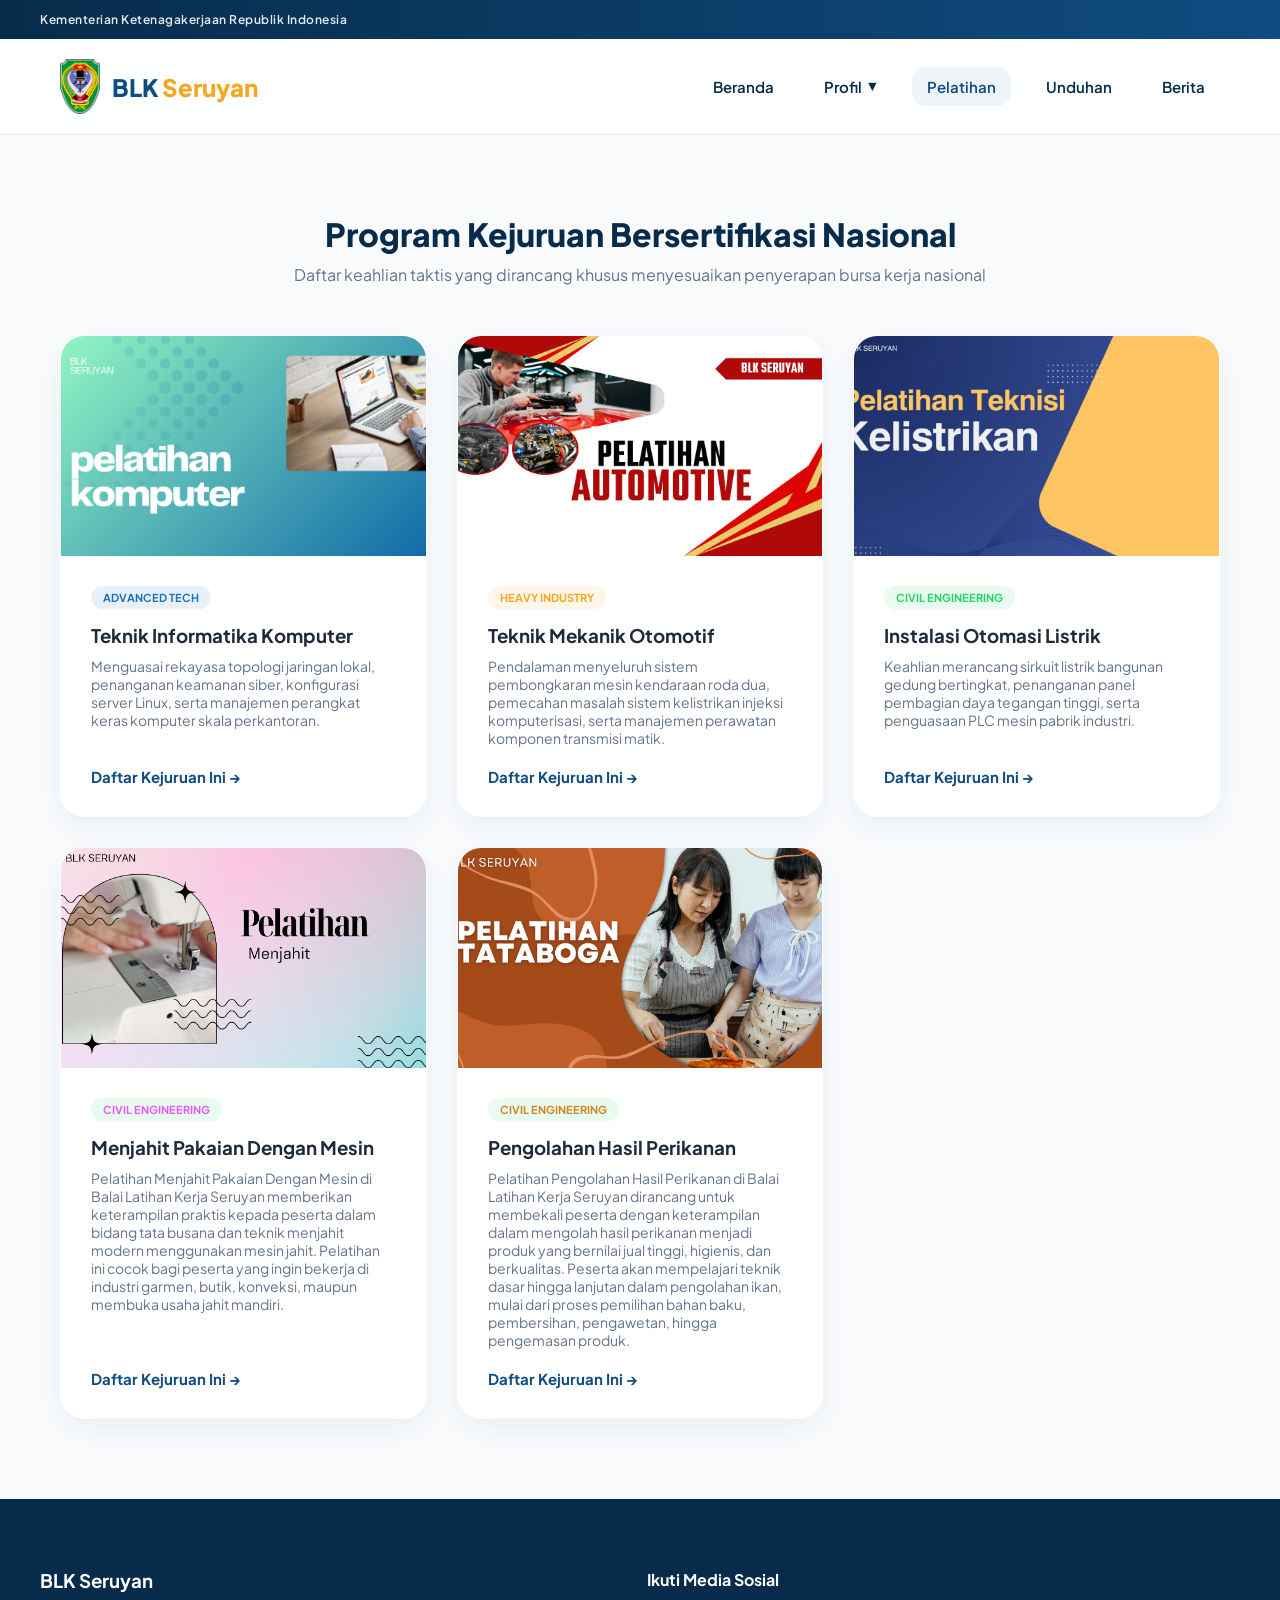
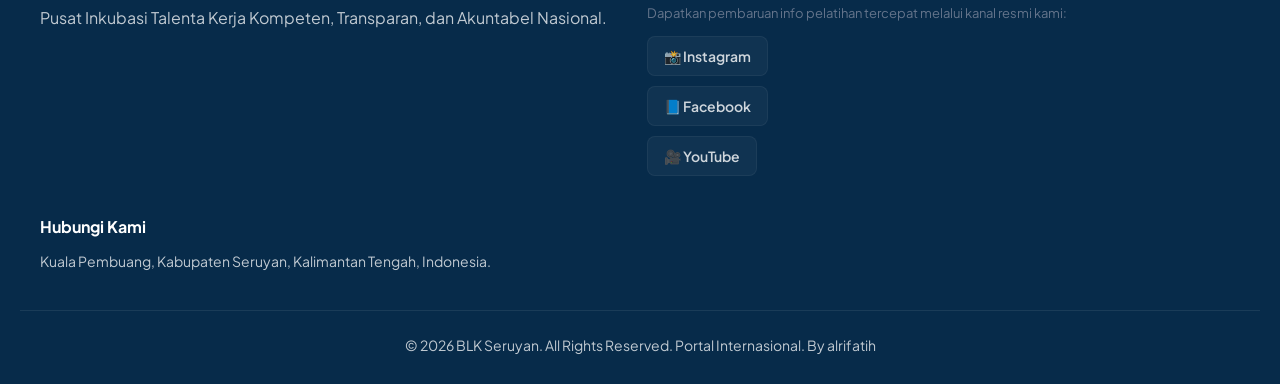
<file: pelatihan.html>
<!DOCTYPE html>
<html lang="id">

<head>
    <meta charset="UTF-8">
    <meta name="viewport" content="width=device-width, initial-scale=1.0">
    <title>Pelatihan - BLK Seruyan</title>
    <link rel="stylesheet" href="https://unpkg.com/aos@next/dist/aos.css" />
    <link rel="stylesheet" href="css/style.css">
</head>

<body>
    <div class="top-bar">
        <div class="top-bar-content"><span>Kementerian Ketenagakerjaan Republik Indonesia</span></div>
    </div>
    <header>
        <nav class="navbar">
            <div class="logo">
                <img src="img/i.png" alt="logo">
                <h1>BLK <span>Seruyan</span></h1>
            </div>
            <ul class="nav-links">
                <li><a href="index.html">Beranda</a></li>

                <li class="dropdown">
                    <button class="dropdown-toggle">
                        Profil <span class="arrow">▼</span>
                    </button>

                    <ul class="dropdown-menu">
                        <li><a href="visimisi.html">Visi Misi</a></li>
                        <li><a href="strukturorganisasi.html">STOK</a></li>
                    </ul>
                </li>

                <li><a href="pelatihan.html">Pelatihan</a></li>
                <li><a href="download.html">Unduhan</a></li>
                <li><a href="berita.html">Berita</a></li>
            </ul>
            <button class="hamburger" aria-label="Menu"><span></span><span></span><span></span></button>
        </nav>
    </header>

    <main>
        <section>
            <h2 class="section-title" data-aos="fade-up">Program Kejuruan Bersertifikasi Nasional</h2>
            <p class="section-subtitle" data-aos="fade-up">Daftar keahlian taktis yang dirancang khusus menyesuaikan
                penyerapan bursa kerja nasional</p>

            <div class="grid-3">
                <!-- PETUNJUK: Ganti URL Gambar di dalam src untuk menyesuaikan foto kejuruan -->
                <div class="card" data-aos="fade-up" data-aos-delay="100">
                    <div class="card-image-wrap"><img src="pelatihan/komputer.png" alt="Jaringan"></div>
                    <div class="card-body">
                        <span
                            style="background: rgba(29,114,184,0.1); color: var(--secondary); padding: 5px 12px; border-radius: 20px; font-size: 11px; font-weight:700; width:max-content; margin-bottom:15px;">ADVANCED
                            TECH</span>
                        <h3 style="margin-bottom:10px;">Teknik Informatika Komputer</h3>
                        <p style="color: var(--text-muted); font-size:14px; margin-bottom: 20px;">Menguasai rekayasa
                            topologi jaringan lokal, penanganan keamanan siber, konfigurasi server Linux, serta
                            manajemen perangkat keras komputer skala perkantoran.</p>
                        <a href="https://skillhub.kemnaker.go.id/" class="btn-secondary">Daftar Kejuruan Ini &rarr;</a>
                    </div>
                </div>

                <div class="card" data-aos="fade-up" data-aos-delay="200">
                    <div class="card-image-wrap"><img src="pelatihan/automotive.png" alt="Otomotif"></div>
                    <div class="card-body">
                        <span
                            style="background: rgba(245,166,35,0.1); color: var(--accent); padding: 5px 12px; border-radius: 20px; font-size: 11px; font-weight:700; width:max-content; margin-bottom:15px;">HEAVY
                            INDUSTRY</span>
                        <h3 style="margin-bottom:10px;">Teknik Mekanik Otomotif</h3>
                        <p style="color: var(--text-muted); font-size:14px; margin-bottom: 20px;">Pendalaman menyeluruh
                            sistem pembongkaran mesin kendaraan roda dua, pemecahan masalah sistem kelistrikan injeksi
                            komputerisasi, serta manajemen perawatan komponen transmisi matik.</p>
                        <a href="https://skillhub.kemnaker.go.id/" class="btn-secondary">Daftar Kejuruan Ini &rarr;</a>
                    </div>
                </div>

                <div class="card" data-aos="fade-up" data-aos-delay="300">
                    <div class="card-image-wrap"><img src="pelatihan/listrik.png" alt="Listrik"></div>
                    <div class="card-body">
                        <span
                            style="background: rgba(37,211,102,0.1); color: #25d366; padding: 5px 12px; border-radius: 20px; font-size: 11px; font-weight:700; width:max-content; margin-bottom:15px;">CIVIL
                            ENGINEERING</span>
                        <h3 style="margin-bottom:10px;">Instalasi Otomasi Listrik</h3>
                        <p style="color: var(--text-muted); font-size:14px; margin-bottom: 20px;">Keahlian merancang
                            sirkuit listrik bangunan gedung bertingkat, penanganan panel pembagian daya tegangan tinggi,
                            serta penguasaan PLC mesin pabrik industri.</p>
                        <a href="https://skillhub.kemnaker.go.id/" class="btn-secondary">Daftar Kejuruan Ini &rarr;</a>
                    </div>
                </div>
                <div class="card" data-aos="fade-up" data-aos-delay="300">
                    <div class="card-image-wrap"><img src="pelatihan/menjahit.png" alt="Listrik"></div>
                    <div class="card-body">
                        <span
                            style="background: rgba(37,211,102,0.1); color: #eb57f8; padding: 5px 12px; border-radius: 20px; font-size: 11px; font-weight:700; width:max-content; margin-bottom:15px;">CIVIL
                            ENGINEERING</span>
                        <h3 style="margin-bottom:10px;">Menjahit Pakaian Dengan Mesin</h3>
                        <p style="color: var(--text-muted); font-size:14px; margin-bottom: 20px;">Pelatihan Menjahit
                            Pakaian Dengan Mesin di Balai Latihan Kerja Seruyan memberikan keterampilan praktis kepada
                            peserta dalam bidang tata busana dan teknik menjahit modern menggunakan mesin jahit.
                            Pelatihan ini cocok bagi peserta yang ingin bekerja di industri garmen, butik, konveksi,
                            maupun membuka usaha jahit mandiri.</p>
                        <a href="https://skillhub.kemnaker.go.id/" class="btn-secondary">Daftar Kejuruan Ini &rarr;</a>
                    </div>
                </div>
                <div class="card" data-aos="fade-up" data-aos-delay="300">
                    <div class="card-image-wrap"><img src="pelatihan/tataboga.png" alt="Listrik"></div>
                    <div class="card-body">
                        <span
                            style="background: rgba(37,211,102,0.1); color: #d38225; padding: 5px 12px; border-radius: 20px; font-size: 11px; font-weight:700; width:max-content; margin-bottom:15px;">CIVIL
                            ENGINEERING</span>
                        <h3 style="margin-bottom:10px;">Pengolahan Hasil Perikanan</h3>
                        <p style="color: var(--text-muted); font-size:14px; margin-bottom: 20px;">Pelatihan Pengolahan
                            Hasil Perikanan di Balai Latihan Kerja Seruyan dirancang untuk membekali peserta dengan
                            keterampilan dalam mengolah hasil perikanan menjadi produk yang bernilai jual tinggi,
                            higienis, dan berkualitas. Peserta akan mempelajari teknik dasar hingga lanjutan dalam
                            pengolahan ikan, mulai dari proses pemilihan bahan baku, pembersihan, pengawetan, hingga
                            pengemasan produk.</p>
                        <a href="https://skillhub.kemnaker.go.id/" class="btn-secondary">Daftar Kejuruan Ini &rarr;</a>
                    </div>
                </div>
            </div>
        </section>
    </main>

    <footer>
        <div class="footer-content">
            <div class="footer-brand">
                <h3 style="color:white; margin-bottom:15px;">BLK Seruyan</h3>
                <p>Pusat Inkubasi Talenta Kerja Kompeten, Transparan, dan Akuntabel Nasional.</p>
            </div>

            <div class="footer-socials">
                <h4 style="color:white; margin-bottom:15px;">Ikuti Media Sosial</h4>
                <p style="font-size: 13px; margin-bottom: 15px; color: var(--text-muted);">Dapatkan pembaruan info
                    pelatihan tercepat melalui kanal resmi kami:</p>
                <div class="social-icons-wrapper">
                    <a href="https://www.instagram.com/blkseruyan/" target="_blank" class="social-icon-link icon-ig"
                        title="Instagram Resmi">📸 Instagram</a>
                    <a href="https://www.facebook.com/BLK seruyan" target="_blank" class="social-icon-link icon-fb"
                        title="Facebook Page">📘 Facebook</a>
                    <a href="https://youtube.com" target="_blank" class="social-icon-link icon-yt"
                        title="YouTube Channel">🎥 YouTube</a>
                </div>
            </div>

            <div class="footer-contact">
                <h4 style="color:white; margin-bottom:15px;">Hubungi Kami</h4>
                <p style="font-size: 14px;">Kuala Pembuang, Kabupaten Seruyan, Kalimantan Tengah, Indonesia.</p>
            </div>
        </div>
        <div class="footer-bottom">&copy; 2026 BLK Seruyan. All Rights Reserved. Portal Internasional. By alrifatih
        </div>
    </footer>
    <script src="https://unpkg.com/aos@next/dist/aos.js"></script>
    <script>
        AOS.init({
            duration: 800,
            once: true
        });
    </script>
    <script src="js/script.js"></script>
</body>

</html>
</file>
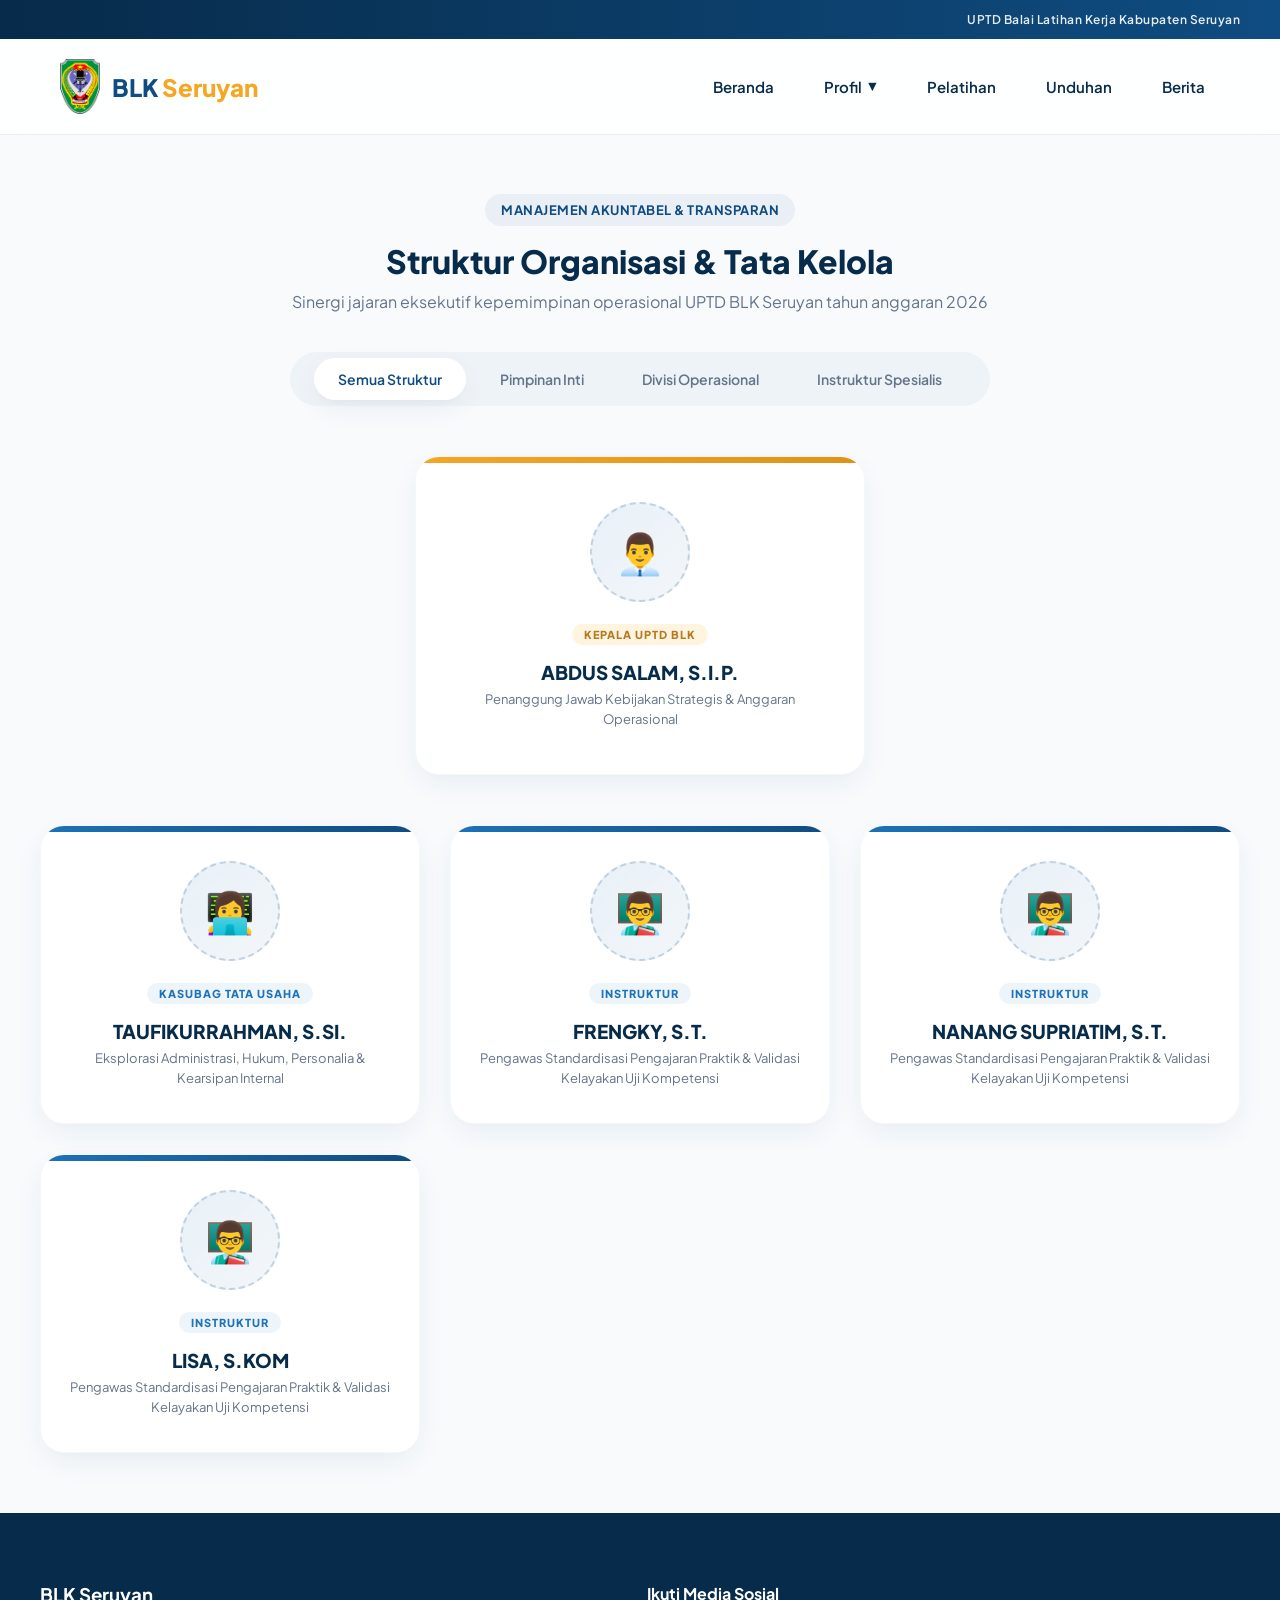
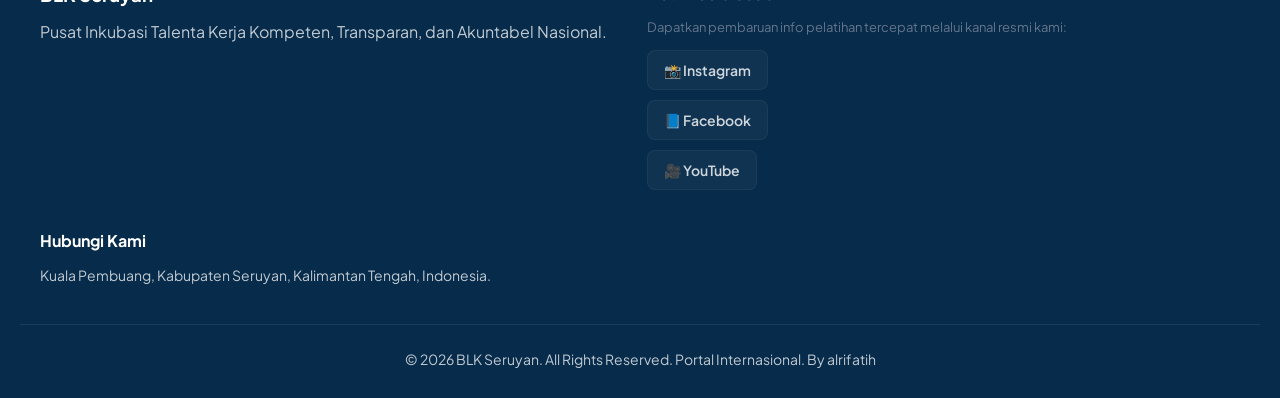
<file: strukturorganisasi.html>
<!DOCTYPE html>
<html lang="id">

<head>
    <meta charset="UTF-8">
    <meta name="viewport" content="width=device-width, initial-scale=1.0">
    <title>Struktur Organisasi Eksekutif - BLK Seruyan</title>
    <link rel="stylesheet" href="https://unpkg.com/aos@next/dist/aos.css" />
    <link rel="stylesheet" href="css/style.css">
    <style>
        /* CSS Khusus Dashboard Tata Kelola Modern */
        .org-header-badge {
            background: rgba(15, 76, 129, 0.06);
            color: var(--primary);
            padding: 8px 16px;
            border-radius: 30px;
            font-size: 13px;
            font-weight: 700;
            display: inline-block;
            margin-bottom: 15px;
            letter-spacing: 0.5px;
        }

        /* Filter Tabs */
        .org-tabs {
            display: flex;
            justify-content: center;
            gap: 10px;
            margin: 0 auto 50px;
            max-width: 700px;
            background: rgba(15, 76, 129, 0.04);
            padding: 6px;
            border-radius: 40px;
        }

        .tab-btn {
            padding: 12px 24px;
            border: none;
            background: transparent;
            color: var(--text-muted);
            font-weight: 600;
            font-size: 14px;
            cursor: pointer;
            border-radius: 30px;
            transition: var(--transition-smooth);
        }

        .tab-btn.active,
        .tab-btn:hover {
            background: var(--bg-white);
            color: var(--primary);
            box-shadow: var(--shadow-elegant);
        }

        /* Grid Layout */
        .org-grid {
            display: grid;
            grid-template-columns: repeat(auto-fit, minmax(280px, 1fr));
            gap: 30px;
            max-width: 1200px;
            margin: 0 auto;
        }

        /* Premium Glassmorphic Card */
        .member-card {
            background: var(--bg-white);
            border-radius: var(--radius-lg);
            box-shadow: var(--shadow-elegant);
            padding: 35px 25px;
            text-align: center;
            border: 1px solid rgba(15, 76, 129, 0.04);
            transition: var(--transition-smooth);
            position: relative;
            overflow: hidden;
        }

        .member-card::before {
            content: '';
            position: absolute;
            top: 0;
            left: 0;
            width: 100%;
            height: 6px;
            background: linear-gradient(90deg, var(--secondary), var(--primary));
        }

        .member-card:hover {
            transform: translateY(-10px);
            box-shadow: 0 30px 50px -10px rgba(15, 76, 129, 0.15);
        }

        /* Pemimpin Utama Mengambil Ruang Penuh */
        .member-card.prime-leader {
            grid-column: 1 / -1;
            max-width: 450px;
            margin: 0 auto 20px;
            padding: 45px 35px;
        }

        .member-card.prime-leader::before {
            background: linear-gradient(90deg, var(--accent), #e09216);
        }

        /* Avatar Container */
        .avatar-wrapper {
            position: relative;
            width: 100px;
            height: 100px;
            margin: 0 auto 20px;
        }

        .avatar-circle {
            width: 100%;
            height: 100%;
            border-radius: 50%;
            background: linear-gradient(135deg, rgba(29, 114, 184, 0.1), rgba(15, 76, 129, 0.05));
            display: flex;
            align-items: center;
            justify-content: center;
            font-size: 40px;
            border: 2px dashed rgba(15, 76, 129, 0.2);
            transition: var(--transition-smooth);
        }

        .member-card:hover .avatar-circle {
            transform: rotate(15px) scale(1.05);
            background: rgba(15, 76, 129, 0.08);
            border-style: solid;
        }

        /* Role Badge */
        .role-tag {
            display: inline-block;
            font-size: 11px;
            font-weight: 800;
            text-transform: uppercase;
            letter-spacing: 1px;
            color: var(--secondary);
            background: rgba(29, 114, 184, 0.08);
            padding: 4px 12px;
            border-radius: 20px;
            margin-bottom: 15px;
        }

        .prime-leader .role-tag {
            color: #b7791f;
            background: var(--accent-light);
        }

        .member-name {
            font-size: 19px;
            font-weight: 800;
            color: var(--primary-dark);
            margin-bottom: 6px;
        }

        .member-meta {
            font-size: 13px;
            color: var(--text-muted);
            line-height: 1.5;
        }

        /* Grid Komite Tambahan di Bawah */
        .board-stats {
            display: grid;
            grid-template-columns: repeat(4, 1fr);
            gap: 20px;
            background: var(--primary-dark);
            color: white;
            padding: 40px;
            border-radius: var(--radius-lg);
            margin: 70px auto 30px;
            max-width: 1200px;
        }

        .stat-node {
            text-align: center;
        }

        .stat-node h5 {
            font-size: 28px;
            color: var(--accent);
            font-weight: 800;
        }

        .stat-node p {
            font-size: 13px;
            color: rgba(255, 255, 255, 0.7);
            margin-top: 4px;
        }

        @media (max-width: 768px) {
            .board-stats {
                grid-template-columns: repeat(2, 1fr);
                gap: 30px;
                padding: 30px 20px;
            }

            .org-tabs {
                flex-direction: column;
                border-radius: var(--radius-md);
            }
        }
    </style>
</head>

<body>

    <div class="top-bar">
        <div class="top-bar-content">
            <span></span>
            <span>UPTD Balai Latihan Kerja Kabupaten Seruyan</span>
        </div>
    </div>

    <header>
        <nav class="navbar">
            <div class="logo">
                <img src="img/i.png" alt="logo">
                <h1>BLK <span>Seruyan</span></h1>
            </div>
            <ul class="nav-links">
                <li><a href="index.html">Beranda</a></li>

                <li class="dropdown">
                    <button class="dropdown-toggle">
                        Profil <span class="arrow">▼</span>
                    </button>

                    <ul class="dropdown-menu">
                        <li><a href="visimisi.html">Visi Misi</a></li>
                        <li><a href="strukturorganisasi.html">STOK</a></li>
                    </ul>
                </li>

                <li><a href="pelatihan.html">Pelatihan</a></li>
                <li><a href="download.html">Unduhan</a></li>
                <li><a href="berita.html">Berita</a></li>
            </ul>
            <button class="hamburger" aria-label="Menu"><span></span><span></span><span></span></button>
        </nav>
    </header>

    <main style="padding: 60px 20px;">
        <div style="text-align: center;" data-aos="fade-up">
            <div class="org-header-badge">MANAJEMEN AKUNTABEL & TRANSPARAN</div>
            <h2 class="section-title" style="margin-bottom:10px;">Struktur Organisasi & Tata Kelola</h2>
            <p class="section-subtitle" style="margin-bottom: 40px;">Sinergi jajaran eksekutif kepemimpinan operasional
                UPTD BLK Seruyan tahun anggaran 2026</p>
        </div>

        <!-- INTERACTIVE FILTER TABS (BARU) -->
        <div class="org-tabs" data-aos="fade-up" data-aos-delay="100">
            <button class="tab-btn active" data-dept="all">Semua Struktur</button>
            <button class="tab-btn" data-dept="pimpinan">Pimpinan Inti</button>
            <button class="tab-btn" data-dept="operasional">Divisi Operasional</button>
            <button class="tab-btn" data-dept="instruktur">Instruktur Spesialis</button>
        </div>

        <!-- INTERACTIVE DASHBOARD GRID -->
        <div class="org-grid">

            <!-- KARTU UTAMA: KEPALA BALAI (PIMPINAN) -->
            <div class="member-card prime-leader cat-pimpinan" data-aos="fade-up">
                <div class="avatar-wrapper">
                    <div class="avatar-circle">👨‍💼</div>
                </div>
                <span class="role-tag">Kepala UPTD BLK</span>
                <h4 class="member-name">ABDUS SALAM, S.I.P.</h4>
                <p class="member-meta">Penanggung Jawab Kebijakan Strategis & Anggaran Operasional<br><b></b></p>
            </div>

            <!-- KASUBAG TATA USAHA (OPERASIONAL) -->
            <div class="member-card cat-operasional" data-aos="fade-up" data-aos-delay="100">
                <div class="avatar-wrapper">
                    <div class="avatar-circle">👩‍💻</div>
                </div>
                <span class="role-tag">Kasubag Tata Usaha</span>
                <h4 class="member-name">TAUFIKURRAHMAN, S.SI.</h4>
                <p class="member-meta">Eksplorasi Administrasi, Hukum, Personalia & Kearsipan Internal<br><b></b></p>
            </div>

            <!-- JALUR INSTRUKTUR (INSTRUKTUR) -->
            <div class="member-card cat-instruktur" data-aos="fade-up" data-aos-delay="400">
                <div class="avatar-wrapper">
                    <div class="avatar-circle">👨‍🏫</div>
                </div>
                <span class="role-tag">Instruktur</span>
                <h4 class="member-name">FRENGKY, S.T.</h4>
                <p class="member-meta">Pengawas Standardisasi Pengajaran Praktik & Validasi Kelayakan Uji Kompetensi</p>
            </div>
            <div class="member-card cat-instruktur" data-aos="fade-up" data-aos-delay="400">
                <div class="avatar-wrapper">
                    <div class="avatar-circle">👨‍🏫</div>
                </div>
                <span class="role-tag">Instruktur</span>
                <h4 class="member-name">NANANG SUPRIATIM, S.T.</h4>
                <p class="member-meta">Pengawas Standardisasi Pengajaran Praktik & Validasi Kelayakan Uji Kompetensi</p>
            </div>
            <div class="member-card cat-instruktur" data-aos="fade-up" data-aos-delay="400">
                <div class="avatar-wrapper">
                    <div class="avatar-circle">👨‍🏫</div>
                </div>
                <span class="role-tag">Instruktur</span>
                <h4 class="member-name">LISA, S.KOM</h4>
                <p class="member-meta">Pengawas Standardisasi Pengajaran Praktik & Validasi Kelayakan Uji Kompetensi</p>
            </div>


        </div>

        <!-- PANEL STATISTIK DEKORATIF TAMBAHAN (MENGHILANGKAN KESAN SEPI) -->
        <!-- <div class="board-stats" data-aos="zoom-in"> 
            <div class="stat-node">
                <h5>100%</h5>
                <p>Transparansi Publik</p>
            </div>
            <div class="stat-node">
                <h5>24 Orang</h5>
                <p>Aparatur Sipil Negara</p>
            </div>
            <div class="stat-node">
                <h5>12 Ahli</h5>
                <p>Asesor BNSP Berlisensi</p>
            </div>
            <div class="stat-node">
                <h5>A-Class</h5>
                <p>Akreditasi Mutu Diklat</p>
            </div>
        </div> -->
    </main>

    <footer>
        <div class="footer-content">
            <div class="footer-brand">
                <h3 style="color:white; margin-bottom:15px;">BLK Seruyan</h3>
                <p>Pusat Inkubasi Talenta Kerja Kompeten, Transparan, dan Akuntabel Nasional.</p>
            </div>

            <div class="footer-socials">
                <h4 style="color:white; margin-bottom:15px;">Ikuti Media Sosial</h4>
                <p style="font-size: 13px; margin-bottom: 15px; color: var(--text-muted);">Dapatkan pembaruan info
                    pelatihan tercepat melalui kanal resmi kami:</p>
                <div class="social-icons-wrapper">
                    <a href="https://www.instagram.com/blkseruyan/" target="_blank" class="social-icon-link icon-ig"
                        title="Instagram Resmi">📸 Instagram</a>
                    <a href="https://www.facebook.com/BLK seruyan" target="_blank" class="social-icon-link icon-fb"
                        title="Facebook Page">📘 Facebook</a>
                    <a href="https://youtube.com" target="_blank" class="social-icon-link icon-yt"
                        title="YouTube Channel">🎥 YouTube</a>
                </div>
            </div>

            <div class="footer-contact">
                <h4 style="color:white; margin-bottom:15px;">Hubungi Kami</h4>
                <p style="font-size: 14px;">Kuala Pembuang, Kabupaten Seruyan, Kalimantan Tengah, Indonesia.</p>
            </div>
        </div>
        <div class="footer-bottom">&copy; 2026 BLK Seruyan. All Rights Reserved. Portal Internasional. By alrifatih
        </div>
    </footer>

    <script src="js/script.js"></script>

    <script src="https://unpkg.com/aos@next/dist/aos.js"></script>
    <script>
        AOS.init({
            duration: 800,
            once: true
        });

        // LOGIKA INTERAKTIF FILTER TAB GAYA PRESET MODERN
        document.addEventListener('DOMContentLoaded', () => {
            const tabs = document.querySelectorAll('.tab-btn');
            const cards = document.querySelectorAll('.member-card');

            tabs.forEach(tab => {
                tab.addEventListener('click', () => {
                    // Hapus status aktif dari semua tombol tab
                    tabs.forEach(t => t.classList.remove('active'));
                    tab.classList.add('active');

                    const targetDept = tab.getAttribute('data-dept');

                    cards.forEach(card => {
                        if (targetDept === 'all') {
                            card.style.display = 'block';
                            card.style.transform = 'scale(1)';
                        } else {
                            if (card.classList.contains(`cat-${targetDept}`)) {
                                card.style.display = 'block';
                                card.style.transform = 'scale(1)';
                            } else {
                                card.style.display = 'none';
                            }
                        }
                    });
                });
            });
        });
    </script>
</body>

</html>
</file>
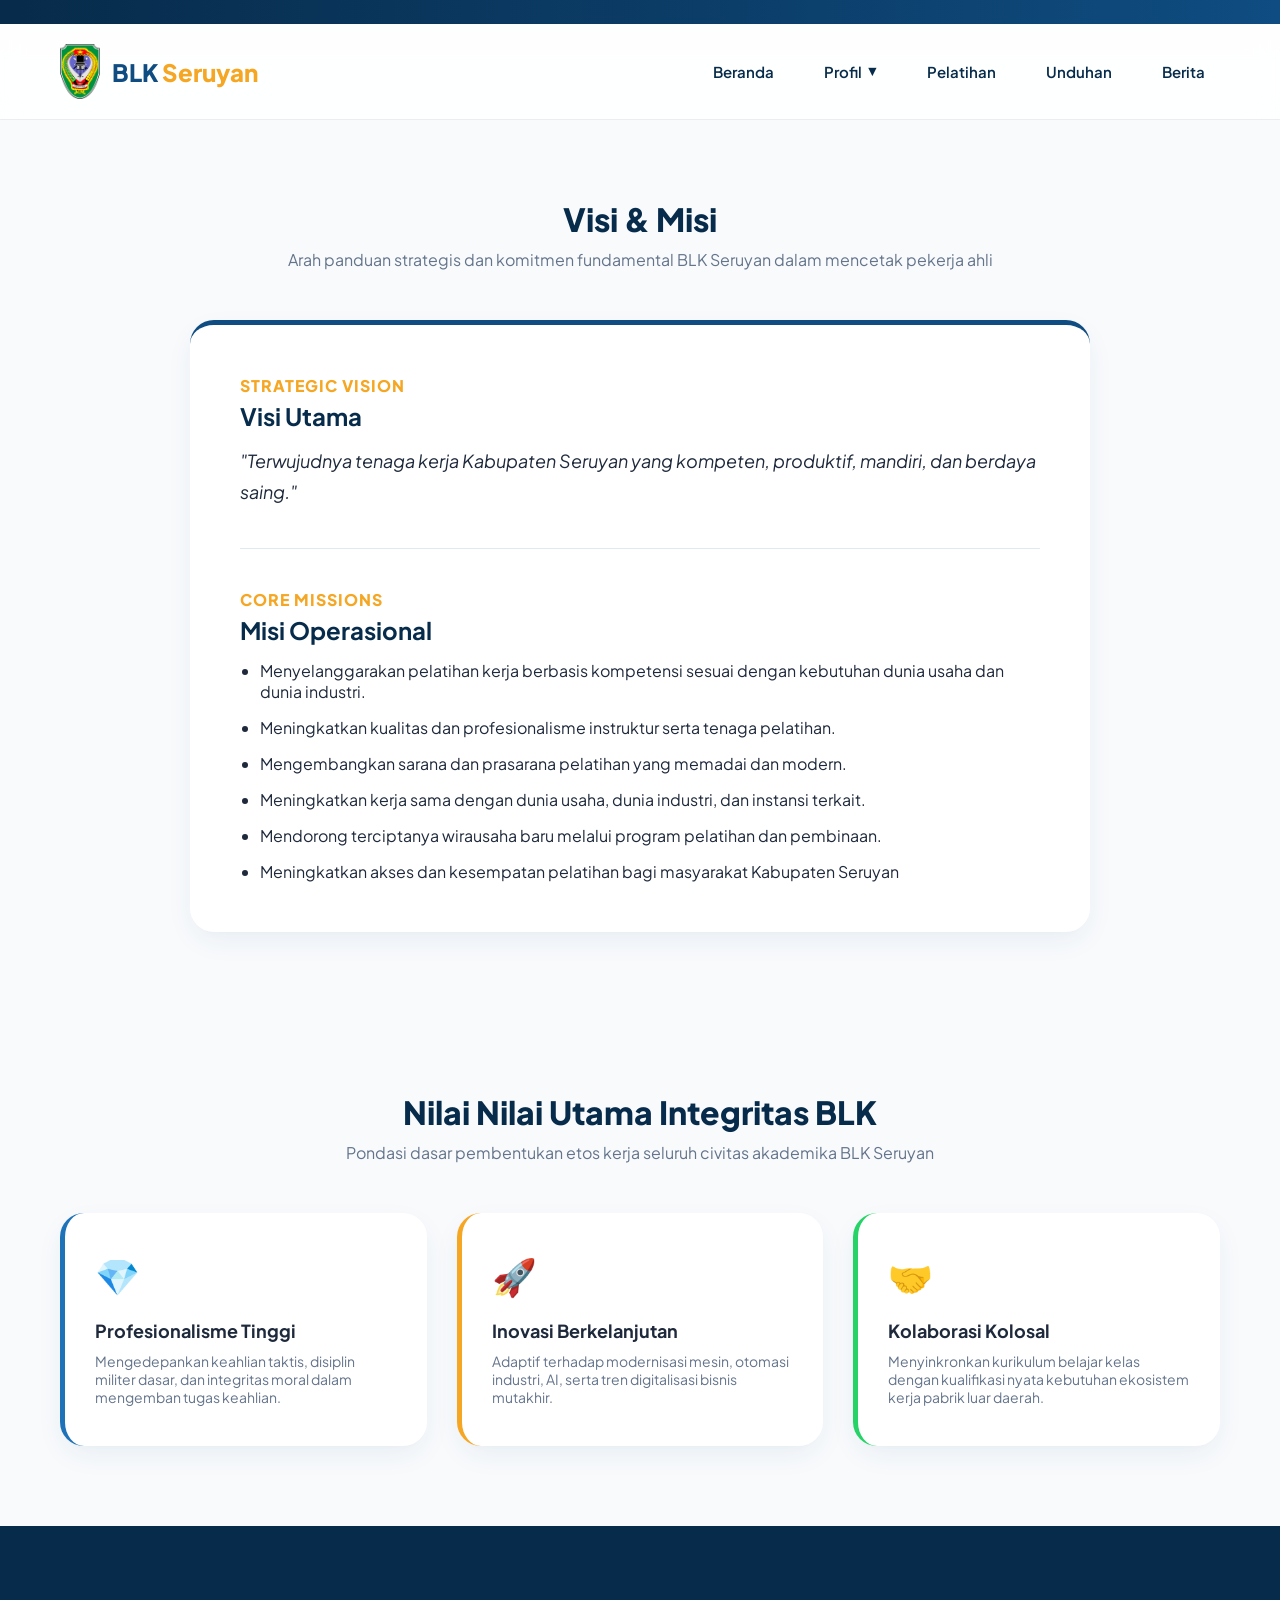
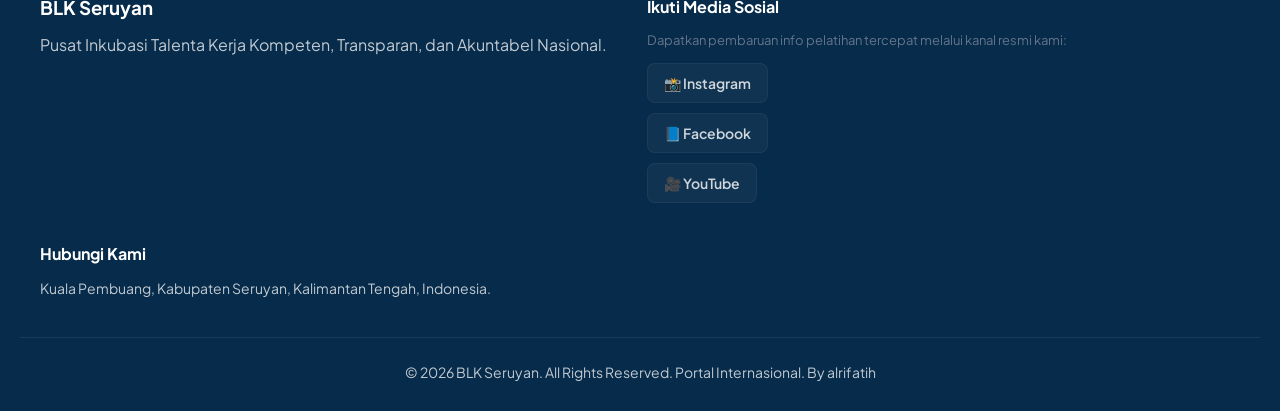
<file: visimisi.html>
<!DOCTYPE html>
<html lang="id">

<head>
    <meta charset="UTF-8">
    <meta name="viewport" content="width=device-width, initial-scale=1.0">
    <title>Visi & Misi - BLK Seruyan</title>
    <link rel="stylesheet" href="https://unpkg.com/aos@next/dist/aos.css" />
    <link rel="stylesheet" href="css/style.css">
</head>

<body>
    <div class="top-bar">
        <div class="top-bar-content"><span></span></div>
    </div>
    <header>
        <nav class="navbar">
            <div class="logo">
                <img src="img/i.png" alt="logo">
                <h1>BLK <span>Seruyan</span></h1>
            </div>
            <ul class="nav-links">
                <li><a href="index.html">Beranda</a></li>

                <li class="dropdown">
                    <button class="dropdown-toggle">
                        Profil <span class="arrow">▼</span>
                    </button>

                    <ul class="dropdown-menu">
                        <li><a href="visimisi.html">Visi Misi</a></li>
                        <li><a href="strukturorganisasi.html">STOK</a></li>
                    </ul>
                </li>

                <li><a href="pelatihan.html">Pelatihan</a></li>
                <li><a href="download.html">Unduhan</a></li>
                <li><a href="berita.html">Berita</a></li>
            </ul>
            <button class="hamburger" aria-label="Menu"><span></span><span></span><span></span></button>
        </nav>
    </header>

    <main>
        <section data-aos="fade-up">
            <h2 class="section-title">Visi & Misi</h2>
            <p class="section-subtitle">Arah panduan strategis dan komitmen fundamental BLK Seruyan dalam mencetak
                pekerja ahli</p>

            <div
                style="max-width: 900px; margin: 0 auto; background: white; padding: 50px; border-radius: var(--radius-lg); box-shadow: var(--shadow-elegant); border-top: 5px solid var(--primary);">
                <div style="margin-bottom: 40px;">
                    <span style="font-weight: 800; color: var(--accent); letter-spacing: 1px;">STRATEGIC VISION</span>
                    <h3 style="font-size: 24px; color: var(--primary-dark); margin: 5px 0 15px 0;">Visi Utama</h3>
                    <p style="font-size: 18px; font-style: italic; line-height: 1.7; color: var(--text-main);">
                        "Terwujudnya tenaga kerja  Kabupaten Seruyan yang kompeten, produktif, mandiri, dan berdaya saing."
                    </p>
                </div>
                <hr style="border: 0; border-top: 1px solid #e2e8f0; margin-bottom: 40px;">
                <div>
                    <span style="font-weight: 800; color: var(--accent); letter-spacing: 1px;">CORE MISSIONS</span>
                    <h3 style="font-size: 24px; color: var(--primary-dark); margin: 5px 0 15px 0;">Misi Operasional</h3>
                    <ul style="padding-left: 20px; font-size:16px; color: var(--text-main); display:grid; gap:15px;">
                        <li>Menyelanggarakan pelatihan kerja berbasis kompetensi sesuai dengan kebutuhan dunia usaha dan dunia industri.</li>
                        <li>Meningkatkan kualitas dan profesionalisme instruktur serta tenaga pelatihan.</li>
                        <li>Mengembangkan sarana dan prasarana pelatihan yang memadai dan modern.</li>
                        <li>Meningkatkan kerja sama dengan dunia usaha, dunia industri, dan instansi terkait.</li>
                        <li>Mendorong terciptanya wirausaha baru melalui program pelatihan dan pembinaan.</li>
                        <li>Meningkatkan akses dan kesempatan pelatihan bagi masyarakat Kabupaten Seruyan</li>
                    </ul>
                </div>
            </div>
        </section>

        <!-- KONTEN TAMBAHAN AGAR HALAMAN RAMAI & PRESTISIUS -->
        <section>
            <h2 class="section-title" data-aos="fade-up">Nilai Nilai Utama Integritas BLK</h2>
            <p class="section-subtitle" data-aos="fade-up">Pondasi dasar pembentukan etos kerja seluruh civitas
                akademika BLK Seruyan</p>
            <div class="grid-3">
                <div class="value-card" data-aos="fade-up" data-aos-delay="100">
                    <span class="value-icon">💎</span>
                    <h4 style="font-size: 18px; margin-bottom: 10px;">Profesionalisme Tinggi</h4>
                    <p style="color: var(--text-muted); font-size: 14px;">Mengedepankan keahlian taktis, disiplin
                        militer dasar, dan integritas moral dalam mengemban tugas keahlian.</p>
                </div>
                <div class="value-card" data-aos="fade-up" data-aos-delay="200"
                    style="border-left-color: var(--accent);">
                    <span class="value-icon">🚀</span>
                    <h4 style="font-size: 18px; margin-bottom: 10px;">Inovasi Berkelanjutan</h4>
                    <p style="color: var(--text-muted); font-size: 14px;">Adaptif terhadap modernisasi mesin, otomasi
                        industri, AI, serta tren digitalisasi bisnis mutakhir.</p>
                </div>
                <div class="value-card" data-aos="fade-up" data-aos-delay="300" style="border-left-color: #25d366;">
                    <span class="value-icon">🤝</span>
                    <h4 style="font-size: 18px; margin-bottom: 10px;">Kolaborasi Kolosal</h4>
                    <p style="color: var(--text-muted); font-size: 14px;">Menyinkronkan kurikulum belajar kelas dengan
                        kualifikasi nyata kebutuhan ekosistem kerja pabrik luar daerah.</p>
                </div>
            </div>
        </section>
    </main>

    <footer>
        <div class="footer-content">
            <div class="footer-brand">
                <h3 style="color:white; margin-bottom:15px;">BLK Seruyan</h3>
                <p>Pusat Inkubasi Talenta Kerja Kompeten, Transparan, dan Akuntabel Nasional.</p>
            </div>

            <div class="footer-socials">
                <h4 style="color:white; margin-bottom:15px;">Ikuti Media Sosial</h4>
                <p style="font-size: 13px; margin-bottom: 15px; color: var(--text-muted);">Dapatkan pembaruan info
                    pelatihan tercepat melalui kanal resmi kami:</p>
                <div class="social-icons-wrapper">
                    <a href="https://www.instagram.com/blkseruyan/" target="_blank" class="social-icon-link icon-ig"
                        title="Instagram Resmi">📸 Instagram</a>
                    <a href="https://www.facebook.com/BLK seruyan" target="_blank" class="social-icon-link icon-fb"
                        title="Facebook Page">📘 Facebook</a>
                    <a href="https://youtube.com" target="_blank" class="social-icon-link icon-yt"
                        title="YouTube Channel">🎥 YouTube</a>
                </div>
            </div>

            <div class="footer-contact">
                <h4 style="color:white; margin-bottom:15px;">Hubungi Kami</h4>
                <p style="font-size: 14px;">Kuala Pembuang, Kabupaten Seruyan, Kalimantan Tengah, Indonesia.</p>
            </div>
        </div>
        <div class="footer-bottom">&copy; 2026 BLK Seruyan. All Rights Reserved. Portal Internasional. By alrifatih
        </div>
    </footer>
    <script src="https://unpkg.com/aos@next/dist/aos.js"></script>
    <script>
        AOS.init({
            duration: 800,
            once: true
        });
    </script>
    <script src="js/script.js"></script>
</body>

</html>
</file>
<file: css/style.css>
@import url('https://fonts.googleapis.com/css2?family=Plus+Jakarta+Sans:wght@400;500;600;700;800&display=swap');

:root {
    --primary: #0f4c81;
    --primary-dark: #072b4a;
    --secondary: #1d72b8;
    --accent: #f5a623;
    --accent-light: #fff4e0;
    --bg-light: #f8fafc;
    --bg-white: #ffffff;
    --text-main: #1e293b;
    --text-muted: #64748b;
    --radius-lg: 24px;
    --radius-md: 14px;
    --radius-sm: 8px;
    --shadow-elegant: 0 10px 30px -5px rgba(15, 76, 129, 0.08), 0 4px 6px -2px rgba(0, 0, 0, 0.02);
    --transition-smooth: all 0.5s cubic-bezier(0.16, 1, 0.3, 1);
}

* {
    margin: 0;
    padding: 0;
    box-sizing: border-box;
    font-family: 'Plus Jakarta Sans', system-ui, sans-serif;
}

body {
    background-color: var(--bg-light);
    color: var(--text-main);
    overflow-x: hidden;
}

/* Banner Atas */
.top-bar {
    background: linear-gradient(90deg, var(--primary-dark), var(--primary));
    color: rgba(255, 255, 255, 0.9);
    font-size: 12px;
    font-weight: 600;
    padding: 12px 20px;
    letter-spacing: 0.5px;
}
.top-bar-content {
    display: flex;
    justify-content: space-between;
    max-width: 1200px;
    margin: 0 auto;
}

/* Navigasi Melayang Translusid */
header {
    background-color: rgba(255, 255, 255, 0.85);
    backdrop-filter: blur(15px);
    -webkit-backdrop-filter: blur(15px);
    box-shadow: 0 1px 0px 0px rgba(0, 0, 0, 0.05);
    position: sticky;
    top: 0;
    z-index: 1000;
    transition: var(--transition-smooth);
}

.navbar {
    display: flex;
    justify-content: space-between;
    align-items: center;
    max-width: 1200px;
    margin: 0 auto;
    padding: 20px;
}

.logo {
    display: flex;

    align-items: center;

    gap: 12px;

    text-decoration: none;

    color: var(--dark);
}
    

.logo div img {
    display: flex;
    align-items: center;
    height: 80px;
    width: 80px;
    background: linear-gradient(135deg, var(--bg-white), var(--bg-light));
    border-radius: var(--radius-lg);
    box-shadow: var(--shadow-elegant);
    border-top: 4px solid var(--accent);
}

.logo img {
width: 40px;
}

.logo h1 {
    font-size: 24px;
    font-weight: 800;
    color: var(--primary);
}
.logo span { color: var(--accent); }

.nav-links {
    display: flex;
    align-items: center;
    list-style: none;
    gap: 20px;
    margin: 0;
    padding: 0;
}

.nav-links > li {
    display: inline-block;
    position: relative;
    margin: 0;
    padding: 0;
}

.nav-links a {
    text-decoration: none;
    color: var(--text-main);
    font-weight: 600;
    font-size: 15px;
    padding: 10px 18px;
    border-radius: var(--radius-md);
    transition: var(--transition-smooth);
}

.nav-links a:hover, .nav-links a.active {
    color: var(--primary);
    background-color: rgba(15, 76, 129, 0.06);
}

/* Tombol Hamburger Ponsel */
.hamburger {
    display: none;
    cursor: pointer;
    background: none;
    border: none;
    flex-direction: column;
    gap: 6px;
    z-index: 1100;
}
.hamburger span {
    display: block;
    width: 26px;
    height: 3px;
    background-color: var(--primary);
    border-radius: 4px;
    transition: var(--transition-smooth);
}

/* Hero Section */
.hero {
    padding: 80px 20px;
    background: radial-gradient(circle at 90% 10%, rgba(29, 114, 184, 0.08), transparent 40%), var(--bg-white);
    border-bottom-left-radius: 40px;
    border-bottom-right-radius: 40px;
    box-shadow: var(--shadow-elegant);
}

.hero-container {
    max-width: 1200px;
    margin: 0 auto;
    display: grid;
    grid-template-columns: 1.1fr 0.9fr;
    gap: 50px;
    align-items: center;
}

.hero-text h2 {
    font-size: 44px;
    color: var(--primary-dark);
    line-height: 1.2;
    margin-bottom: 20px;
    font-weight: 800;
}

.hero-text p {
    font-size: 18px;
    color: var(--text-muted);
    margin-bottom: 35px;
}

.hero-media-column {
    display: flex;
    flex-direction: column;
    gap: 20px;
}

.hero-image-wrapper {
    width: 100%;
    height: 280px;
    border-radius: var(--radius-md);
    overflow: hidden;
    box-shadow: var(--shadow-elegant);
}

.hero-live-img {
    width: 100%;
    height: 100%;
    object-fit: cover;
    transition: var(--transition-smooth);
}
.hero-live-img:hover { transform: scale(1.04); }

.announcement-box {
    background: linear-gradient(135deg, var(--bg-white), var(--bg-light));
    padding: 30px;
    border-radius: var(--radius-lg);
    box-shadow: var(--shadow-elegant);
    border-top: 4px solid var(--accent);
}

/* Penanda Status Live Berkedip */
.live-badge {
    display: inline-flex;
    align-items: center;
    gap: 8px;
    background: var(--accent-light);
    color: #b7791f;
    padding: 6px 14px;
    border-radius: 30px;
    font-size: 12px;
    font-weight: 700;
    margin-bottom: 15px;
}
.pulse-dot {
    width: 8px;
    height: 8px;
    background-color: var(--accent);
    border-radius: 50%;
    animation: pulse 1.5s infinite;
}
@keyframes pulse {
    0% { transform: scale(0.9); box-shadow: 0 0 0 0 rgba(245, 166, 35, 0.7); }
    70% { transform: scale(1); box-shadow: 0 0 0 10px rgba(245, 166, 35, 0); }
    100% { transform: scale(0.9); box-shadow: 0 0 0 0 rgba(245, 166, 35, 0); }
}

/* Dashboard Statistik */
.stats-container {
    display: grid;
    grid-template-columns: repeat(auto-fit, minmax(240px, 1fr));
    gap: 25px;
    max-width: 1200px;
    margin: -50px auto 60px;
    padding: 0 20px;
}

.stat-item {
    background: var(--bg-white);
    padding: 30px;
    border-radius: var(--radius-lg);
    text-align: center;
    box-shadow: var(--shadow-elegant);
    border: 1px solid rgba(0,0,0,0.01);
    transition: var(--transition-smooth);
}
.stat-item:hover { transform: translateY(-8px); }
.stat-item h3 {
    font-size: 40px;
    color: var(--primary);
    font-weight: 800;
    margin-bottom: 5px;
}

/* Pengaturan Section Global */
section {
    padding: 80px 20px;
    max-width: 1200px;
    margin: 0 auto;
}
.section-title {
    font-size: 32px;
    text-align: center;
    margin-bottom: 10px;
    color: var(--primary-dark);
    font-weight: 800;
}
.section-subtitle {
    text-align: center;
    color: var(--text-muted);
    margin-bottom: 50px;
    font-size: 16px;
}

/* Grid & Kartu Informasi */
.grid-3 {
    display: grid;
    grid-template-columns: repeat(auto-fit, minmax(320px, 1fr));
    gap: 30px;
}

.card {
    background: var(--bg-white);
    border-radius: var(--radius-lg);
    box-shadow: var(--shadow-elegant);
    transition: var(--transition-smooth);
    overflow: hidden;
    display: flex;
    flex-direction: column;
    border: 1px solid rgba(0, 0, 0, 0.01);
}
.card:hover {
    transform: translateY(-10px);
    box-shadow: 0 20px 40px -10px rgba(15, 76, 129, 0.12);
}

.card-image-wrap {
    height: 220px;
    overflow: hidden;
    position: relative;
}
.card-image-wrap img {
    width: 100%;
    height: 100%;
    object-fit: cover;
    transition: var(--transition-smooth);
}
.card:hover .card-image-wrap img { transform: scale(1.08); }

.card-body {
    padding: 30px;
    flex-grow: 1;
    display: flex;
    flex-direction: column;
}

/* Alur Proses Kerja */
.flow-grid {
    display: grid;
    grid-template-columns: repeat(auto-fit, minmax(240px, 1fr));
    gap: 25px;
}
.flow-step {
    background: var(--bg-white);
    padding: 35px 25px;
    border-radius: var(--radius-md);
    box-shadow: var(--shadow-elegant);
    text-align: center;
    transition: var(--transition-smooth);
}
.flow-step:hover { background: var(--primary); color: white; }
.flow-step:hover p { color: rgba(255,255,255,0.75); }
.flow-step:hover .step-number { background: var(--accent); color: var(--primary-dark); }

.step-number {
    width: 54px;
    height: 54px;
    background-color: rgba(29, 114, 184, 0.08);
    color: var(--primary);
    border-radius: 50%;
    display: flex;
    align-items: center;
    justify-content: center;
    font-weight: 800;
    margin: 0 auto 20px;
    transition: var(--transition-smooth);
}

/* Testimonial Auto Carousel */
.testimonial-section {
    background-color: var(--primary-dark);
    color: white;
    border-radius: var(--radius-lg);
    padding: 80px 40px;
    margin: 40px auto;
}
.testimonial-container {
    max-width: 800px;
    margin: 0 auto;
    text-align: center;
}
.testimonial-wrapper {
    position: relative;
    height: 160px;
}
.testimonial-item {
    position: absolute;
    top: 0; left: 0; width: 100%;
    opacity: 0;
    transform: translateY(15px);
    transition: all 0.6s ease;
    display: none;
}
.testimonial-item.active {
    display: block;
    opacity: 1;
    transform: translateY(0);
}
.testimonial-text {
    font-size: 18px;
    font-style: italic;
    line-height: 1.7;
    margin-bottom: 25px;
}
.testimonial-user {
    font-weight: 700;
    color: var(--accent);
    display: block;
}
.slider-dots {
    display: flex;
    justify-content: center;
    gap: 8px;
    margin-top: 30px;
}
.dot {
    width: 10px;
    height: 10px;
    background-color: rgba(255,255,255,0.25);
    border-radius: 50%;
    cursor: pointer;
    transition: var(--transition-smooth);
}
.dot.active {
    background-color: var(--accent);
    width: 26px;
    border-radius: 10px;
}

/* Accordion FAQ */
.faq-container {
    max-width: 850px;
    margin: 0 auto;
    display: flex;
    flex-direction: column;
    gap: 16px;
}
.faq-item {
    background: var(--bg-white);
    border-radius: var(--radius-md);
    box-shadow: var(--shadow-elegant);
    overflow: hidden;
}
.faq-header {
    padding: 24px 30px;
    display: flex;
    justify-content: space-between;
    align-items: center;
    cursor: pointer;
    font-weight: 700;
    color: var(--primary-dark);
    font-size: 16px;
}
.faq-icon {
    font-size: 20px;
    transition: var(--transition-smooth);
    color: var(--secondary);
}
.faq-content {
    max-height: 0;
    overflow: hidden;
    padding: 0 30px;
    color: var(--text-muted);
    font-size: 15px;
    line-height: 1.6;
    transition: max-height 0.4s cubic-bezier(0.16, 1, 0.3, 1), padding 0.4s ease;
}
.faq-item.open .faq-content { padding-bottom: 24px; }
.faq-item.open .faq-icon { transform: rotate(45deg); color: var(--accent); }

/* Visi & Misi Premium Cards */
.value-card {
    background: var(--bg-white);
    padding: 40px 30px;
    border-radius: var(--radius-lg);
    box-shadow: var(--shadow-elegant);
    border-left: 5px solid var(--secondary);
    transition: var(--transition-smooth);
}
.value-card:hover { transform: scale(1.02); }
.value-icon {
    font-size: 36px;
    margin-bottom: 20px;
    display: inline-block;
}

/* Galeri Filter Modern */
.filter-buttons {
    display: flex;
    justify-content: center;
    gap: 12px;
    margin-bottom: 40px;
    flex-wrap: wrap;
}
.btn-filter {
    padding: 12px 26px;
    border: none;
    background-color: var(--bg-white);
    color: var(--text-main);
    cursor: pointer;
    border-radius: 30px;
    font-weight: 600;
    box-shadow: var(--shadow-elegant);
    transition: var(--transition-smooth);
}
.btn-filter.active, .btn-filter:hover {
    background-color: var(--primary);
    color: white;
}
.gallery-grid {
    display: grid;
    grid-template-columns: repeat(auto-fit, minmax(300px, 1fr));
    gap: 25px;
}
.gallery-item {
    border-radius: var(--radius-md);
    overflow: hidden;
    height: 260px;
    box-shadow: var(--shadow-elegant);
    position: relative;
}
.gallery-item img {
    width: 100%;
    height: 100%;
    object-fit: cover;
    transition: var(--transition-smooth);
}
.gallery-overlay {
    position: absolute;
    bottom: 0; left: 0; width: 100%;
    padding: 20px;
    background: linear-gradient(transparent, rgba(0,0,0,0.7));
    color: white;
    opacity: 0;
    transition: var(--transition-smooth);
}
.gallery-item:hover img { transform: scale(1.08); }
.gallery-item:hover .gallery-overlay { opacity: 1; }

/* Tata Letak Majalah Berita */
.featured-news {
    grid-column: 1 / -1;
    display: grid;
    grid-template-columns: 1.2fr 0.8fr;
    background: var(--bg-white);
    border-radius: var(--radius-lg);
    overflow: hidden;
    box-shadow: var(--shadow-elegant);
    margin-bottom: 20px;
}
.featured-news1 {
    grid-column: 1 / -1;
    display: grid;
    grid-template-columns: 1fr;
    background: var(--bg-white);
    border-radius: var(--radius-lg);
    overflow: hidden;
    box-shadow: var(--shadow-elegant);
    margin-bottom: 20px;
}


.news1:hover { 
    transform: scale(1.04);

}



@media (max-width: 992px) { .featured-news { grid-template-columns: 1fr; } }
@media (max-width: 992px) { .featured-news1 { grid-template-columns: 1fr; } }

/* Hub Tombol Melayang */
.floating-hub {
    position: fixed;
    bottom: 30px;
    right: 30px;
    display: flex;
    flex-direction: column;
    gap: 12px;
    z-index: 9999;
}
.btn-float {
    width: 56px;
    height: 56px;
    border-radius: 50%;
    background-color: #25d366;
    color: white;
    display: flex;
    align-items: center;
    justify-content: center;
    text-decoration: none;
    box-shadow: 0 5px 20px rgba(37, 211, 102, 0.35);
    transition: var(--transition-smooth);
    font-size: 24px;
}
.btn-float.register-hub {
    background-color: var(--primary);
    box-shadow: 0 5px 20px rgba(15, 76, 129, 0.35);
}
.btn-float:hover { transform: translateY(-5px) scale(1.06); }

/* Peta */
#map {
    height: 450px;
    width: 100%;
    border-radius: var(--radius-lg);
    box-shadow: var(--shadow-elegant);
    z-index: 1;
}

/* Tombol Global */
.btn-main {
    background: linear-gradient(135deg, var(--accent), #e09216);
    color: white;
    padding: 14px 30px;
    border-radius: var(--radius-md);
    text-decoration: none;
    font-weight: 700;
    display: inline-block;
    box-shadow: 0 4px 15px rgba(245, 166, 35, 0.3);
    transition: var(--transition-smooth);
}
.btn-main:hover {
    transform: translateY(-3px);
    box-shadow: 0 8px 20px rgba(245, 166, 35, 0.5);
}

.btn-secondary {
    color: var(--primary);
    text-decoration: none;
    font-weight: 700;
    font-size: 15px;
    margin-top: auto;
    display: inline-flex;
    align-items: center;
    gap: 5px;
    transition: var(--transition-smooth);
}
.btn-secondary:hover { gap: 10px; }

/* Kaki Halaman (Footer) */
footer {
    background-color: var(--primary-dark);
    color: rgba(255, 255, 255, 0.75);
    padding: 70px 20px 30px;
}
.footer-content {
    max-width: 1200px;
    margin: 0 auto;
    display: flex;
    justify-content: space-between;
    flex-wrap: wrap;
    gap: 40px;
}
.footer-bottom {
    text-align: center;
    margin-top: 40px;
    padding-top: 25px;
    border-top: 1px solid rgba(255,255,255,0.08);
    font-size: 14px;
}

/* RESPONSIVE LAYOUT */
@media (max-width: 992px) {
    .hero-container { grid-template-columns: 1fr; gap: 40px; }
}
@media (max-width: 768px) {
    .hamburger { display: flex; }
    .nav-links {
        display: none;
        flex-direction: column;
        position: absolute;
        top: 100%; left: 0; width: 100%;
        background-color: var(--bg-white);
        padding: 30px;
        box-shadow: 0 20px 30px rgba(0,0,0,0.08);
        gap: 10px;
    }
    .nav-links.active { display: flex; }
    .hero-text h2 { font-size: 32px; }

    .news1 {
        max-height: 300px;
    }
}

/* ==========================================================================
    GAYA RUNNING TEXT / TICKER ANNOUNCEMENT MODERN
   ========================================================================== */
.ticker-container {
    display: flex;
    background: var(--primary-dark, #0f4c81); /* Mengikuti warna utama web Anda */
    overflow: hidden;
    height: 40px;
    align-items: center;
    box-shadow: 0 2px 10px rgba(0,0,0,0.1);
    position: relative;
    z-index: 99;
}

.ticker-title {
    background: var(--accent, #f1a80a); /* Warna kontras untuk menarik perhatian */
    color: #111;
    padding: 0 20px;
    height: 100%;
    display: flex;
    align-items: center;
    font-size: 12px;
    font-weight: 800;
    letter-spacing: 1px;
    white-space: nowrap;
    position: relative;
    z-index: 2;
    box-shadow: 5px 0 15px rgba(0,0,0,0.2);
}

.ticker-wrap {
    width: 100%;
    overflow: hidden;
    padding-left: 100%; /* Memulai teks dari sisi kanan luar screen */
    background: transparent;
}

.ticker-text {
    display: inline-block;
    white-space: nowrap;
    padding-right: 100%;
    animation: tickerLoop 30s linear infinite; /* Mengatur kecepatan jalan teks */
}

.ticker-text span {
    display: inline-block;
    color: #ffffff;
    font-size: 14px;
    font-weight: 500;
    padding-right: 60px; /* Jarak antar pesan teks */
}

.ticker-text:hover {
    animation-play-state: paused; /* Teks otomatis berhenti jalan saat kursor diarahkan ke teks (user friendly) */
    cursor: pointer;
}

/* Animasi Pergerakan Teks */
@keyframes tickerLoop {
    0% {
        transform: translate3d(0, 0, 0);
    }
    100% {
        transform: translate3d(-100%, 0, 0);
    }
}


/* ==========================================================================
    SISTEM DROPDOWN MENU MODERN 
   ========================================================================== */
.dropdown {
    position: relative;
}

.nav-links a, 
.dropdown-toggle {
    text-decoration: none;
    color: var(--primary-dark, #0f4c81); /* Sesuaikan dengan variabel warna Anda */
    font-size: 15px;
    font-weight: 600;
    padding: 10px 15px; /* Memberikan ruang klik yang sama rata */
    display: inline-flex; /* Menggunakan inline-flex agar penyejajaran vertikal bekerja */
    align-items: center; /* Memaksa teks dan ikon panah sejajar lurus di tengah */
    cursor: pointer;
    background: transparent;
    border: none;
    font-family: inherit; /* Mencegah perubahan font jika menggunakan tag <button> */
    height: 100%; /* Memastikan tinggi tombol seragam */
}

.dropdown-toggle .arrow {
    margin-left: 6px;
    font-size: 11px;
    display: inline-block;
    line-height: 1; /* Mencegah panah menarik tinggi baris ke bawah */
}

/* Kotak Menu Dropdown (Sembunyi secara default) */
.dropdown-menu {
    position: absolute;
    top: 100%;
    left: 0;
    background-color: var(--bg-white, #ffffff);
    box-shadow: 0 10px 30px rgba(0, 0, 0, 0.15);
    border-radius: var(--radius-md, 12px);
    padding: 10px 0;
    min-width: 100px;
    list-style: none;
    display: flex;
    flex-direction: column;
    gap: 4px;
    opacity: 0;
    visibility: hidden;
    transform: translateY(15px);
    transition: all 0.4s cubic-bezier(0.16, 1, 0.3, 1);
    z-index: 999;
    border: 1px solid rgba(0,0,0,0.05);
}

.dropdown-menu li a {
    padding: 10px 20px !important;
    display: block;
    width: 100%;
    border-radius: 0 !important;
    font-size: 14px;
}

/* Efek Muncul Saat Hover (PC Desktop) */
.dropdown:hover .dropdown-menu {
    opacity: 1;
    visibility: visible;
    transform: translateY(5px);
}

.dropdown:hover .dropdown-toggle .arrow {
    transform: rotate(180deg);
    color: var(--accent);
}

/* Penyesuaian Tema Gelap untuk Dropdown */
body.dark-theme .dropdown-menu {
    background-color: #1e293b !important;
    border-color: #334155 !important;
    box-shadow: 0 10px 30px rgba(0, 0, 0, 0.4);
}

/* ==========================================================================
    GAYA FOOTER SOSIAL MEDIA PREMIUM
   ========================================================================== */
.footer-socials {
    flex: 1;
    min-width: 250px;
}

.social-icons-wrapper {
    display: flex;
    flex-direction: column;
    gap: 10px;
}

.social-icon-link {
    color: rgba(255,255,255,0.8) !important;
    text-decoration: none;
    font-size: 14px;
    font-weight: 600;
    padding: 10px 16px;
    border-radius: var(--radius-sm, 8px);
    background: rgba(255, 255, 255, 0.04);
    transition: var(--transition-smooth);
    display: inline-flex;
    align-items: center;
    width: max-content;
    border: 1px solid rgba(255, 255, 255, 0.05);
}

/* Warna Hover Interaktif Identitas Sosmed */
.social-icon-link.icon-ig:hover {
    background: linear-gradient(45deg, #f9ce34, #ee2a7b, #6228d7);
    color: white !important;
    transform: translateX(5px);
}

.social-icon-link.icon-fb:hover {
    background: #1877f2;
    color: white !important;
    transform: translateX(5px);
}

.social-icon-link.icon-yt:hover {
    background: #ff0000;
    color: white !important;
    transform: translateX(5px);
}

/* RESPONSIF UNTUK LAYAR PONSEL - CLEAN FIXED */
@media (max-width: 768px) {
    .dropdown-menu {
        position: relative;
        top: 0;
        box-shadow: none;
        background: rgba(0,0,0,0.02);
        opacity: 1;
        visibility: visible;
        transform: none;
        display: none; /* Default tersembunyi di mobile */
        padding-left: 15px;
        text-align: center;
        align-items: center;
        width: 100%;
    }
    
    /* Membuka dropdown menu di mobile saat parent ditambahkan class .active */
    .dropdown.active .dropdown-menu {
        display: flex !important;
    }
    
    .social-icon-link {
        width: 100%; 
    }

    /* Mengatur pembungkus li dropdown agar kontennya di tengah */
    .nav-links .dropdown {
        display: flex;
        flex-direction: column;
        align-items: center; /* Memaksa tombol Layanan ke tengah */
        width: 100%;
    }

    /* Memaksa teks di dalam tombol toggle berada di tengah */
    .dropdown-toggle {
        justify-content: center; /* Menyejajarkan teks & panah ke tengah */
        width: 100%;
        text-align: center;
        padding: 10px 18px !important; /* Menyamakan padding dengan tag <a> lain */
    }
    
    .dropdown-menu li {
        width: 100%;
    }
}

/* Penyesuaian Tema Gelap untuk Dropdown (Berdiri Sendiri di Luar Media Query Mobile) */
body.dark-theme .dropdown-menu {
    background-color: #1e293b !important;
    border-color: #334155 !important;
    box-shadow: 0 10px 30px rgba(0, 0, 0, 0.4);
}



.modal{
    display:none;
    position:fixed;
    z-index:9999;
    left:0;
    top:0;
    width:100%;
    height:100%;
    background:rgba(0,0,0,.9);
}

.modal img{
    max-width:90%;
    max-height:90%;
    position:absolute;
    top:50%;
    left:50%;
    transform:translate(-50%,-50%);
}

.close{
    position:absolute;
    top:20px;
    right:30px;
    color:white;
    font-size:40px;
    cursor:pointer;
}


.close:hover {
    color: #ff0000;
}


.clickable-image{
    cursor:pointer;
}


/* =========================================================
   FIX TAMPILAN BERITA DI HP
   ========================================================= */

@media (max-width: 768px) {

    /* Area berita */
    .featured-news,
    .featured-news1 {
        display: block;
        width: 100%;
        margin-bottom: 25px;
        border-radius: 14px;
    }

    /* Gambar berita */
    .featured-news img.news1,
    .featured-news1 img.news1 {
        width: 100% !important;
        height: 220px !important;
        object-fit: cover !important;
    }

    /* Pembungkus gambar */
    .featured-news > div:first-child,
    .featured-news1 > div:first-child {
        height: 220px !important;
        min-height: 0 !important;
    }

    /* Bagian isi berita
       !important diperlukan karena berita.html
       menggunakan style="padding:40px" */
    .featured-news > div:last-child,
    .featured-news1 > div:last-child {
        padding: 20px !important;
        display: block !important;
    }

    /* Judul berita */
    .featured-news h3,
    .featured-news1 h3 {
        font-size: 20px !important;
        line-height: 1.4 !important;
        margin: 10px 0 15px 0 !important;
    }

    /* Isi berita */
    .featured-news p,
    .featured-news1 p {
        font-size: 16px !important;
        line-height: 1.7 !important;
        margin-bottom: 20px !important;
        color: var(--text-muted);
        text-align: left;
        word-wrap: break-word;
        overflow-wrap: break-word;
    }

    /* Tanggal */
    .featured-news span,
    .featured-news1 span {
        font-size: 11px !important;
    }

    /* Tombol */
    .featured-news .btn-secondary,
    .featured-news1 .btn-secondary {
        font-size: 14px;
    }

    /* Judul halaman berita */
    .section-title {
        font-size: 25px !important;
        line-height: 1.3 !important;
    }

    .section-subtitle {
        font-size: 14px !important;
        line-height: 1.6 !important;
        margin-bottom: 30px;
    }

    /* Jarak section di HP */
    section {
        padding: 40px 15px !important;
    }
}
</file>
